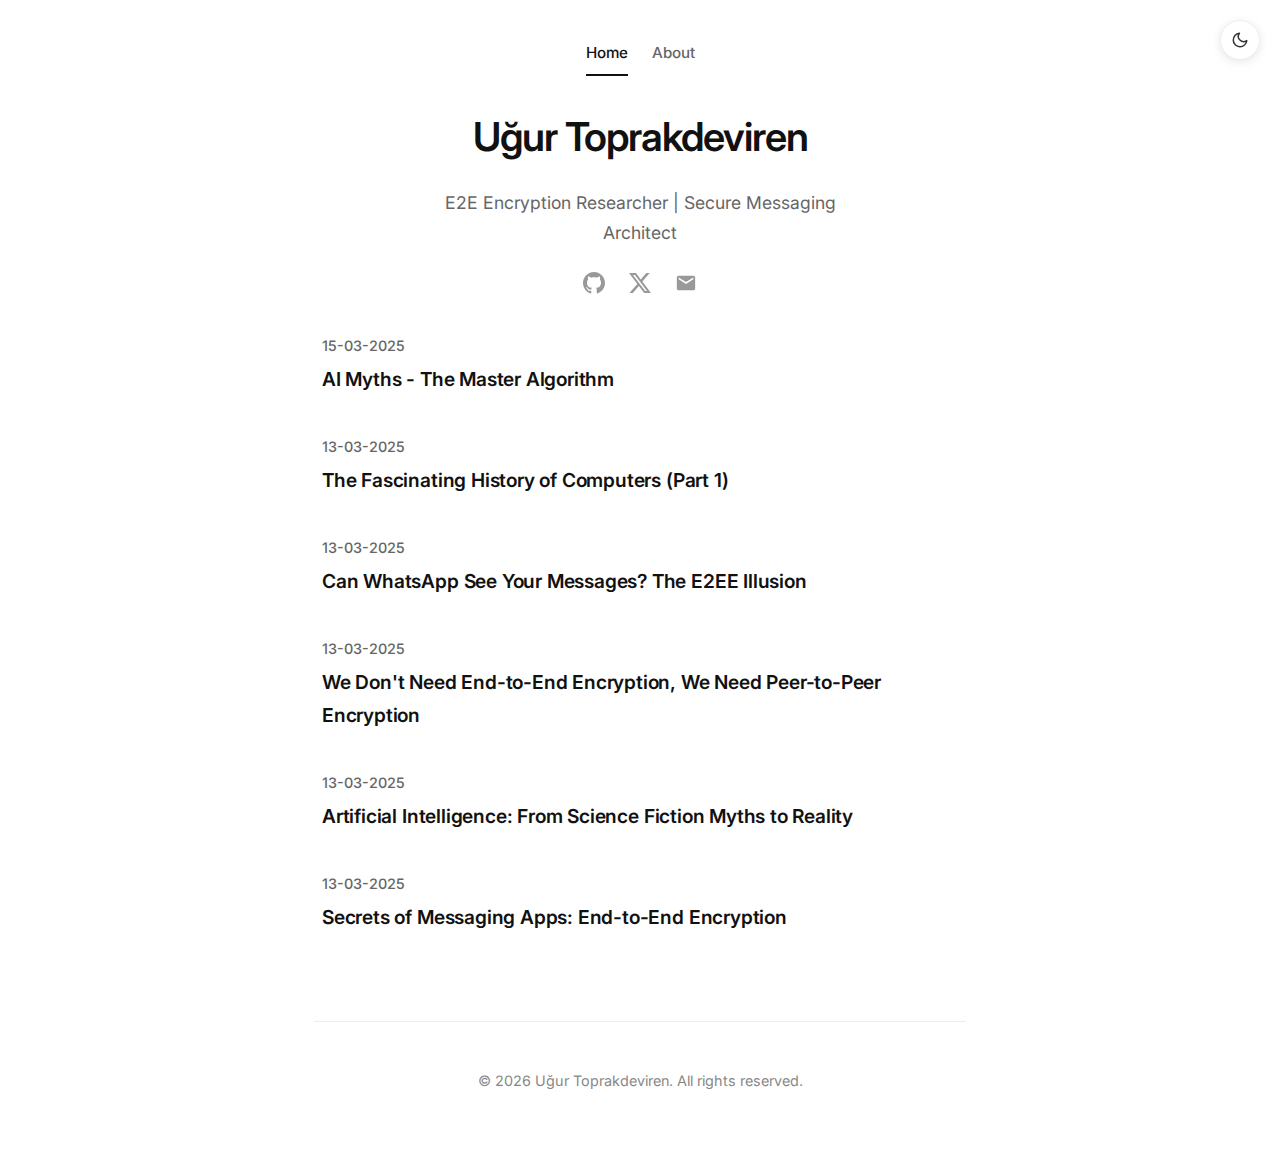
<file: index.html>
<!DOCTYPE html>
<html lang="en">

<head>
    <meta charset="UTF-8">
    <meta name="viewport" content="width=device-width, initial-scale=1.0">
    <title>Uğur Toprakdeviren</title>
    <meta name="description"
        content="Uğur Toprakdeviren - E2E Encryption Researcher & Secure Messaging Architect. Applied cryptography, designing E2E encrypted protocols, and the future of secure messaging.">
    <meta name="keywords"
        content="cryptography, end-to-end encryption, secure messaging, E2E protocols, LibMessageKit, double ratchet algorithm">
    <meta name="author" content="Uğur Toprakdeviren">

    <meta property="og:title" content="Uğur Toprakdeviren | E2E Encryption Researcher">
    <meta property="og:description"
        content="Applied cryptography, designing E2E encrypted protocols, and the future of secure messaging.">
    <meta property="og:type" content="website">
    <meta property="og:url" content="https://toprakdeviren.github.io/">
    <meta property="og:image" content="https://toprakdeviren.github.io/assets/images/profile.jpg">

    <meta name="twitter:card" content="summary_large_image">
    <meta name="twitter:site" content="@toprakdevos">
    <meta name="twitter:title" content="Uğur Toprakdeviren | Secure Messaging Architect">
    <meta name="twitter:description"
        content="Applied cryptography, designing E2E encrypted protocols, and the future of secure messaging.">
    <meta name="twitter:image" content="https://toprakdeviren.github.io/assets/images/profile.jpg">

    <link rel="canonical" href="https://toprakdeviren.github.io/">

    <link rel="preconnect" href="https://fonts.googleapis.com">
    <link rel="preconnect" href="https://fonts.gstatic.com" crossorigin>
    <link href="https://fonts.googleapis.com/css2?family=Inter:wght@300;400;500;600;700&display=swap" rel="stylesheet">
    <link rel="stylesheet" href="assets/css/style.css">
</head>

<body>
    <div class="container">
        <site-navbar></site-navbar>
        <site-header></site-header>

        <main>
            <ul class="posts">
                <li class="post-item">
                    <a href="posts/ai-myths-the-master-algorithm.html" class="post-link">
                        <span class="post-date">15-03-2025</span>
                        <span class="post-title">AI Myths - The Master Algorithm</span>
                    </a>
                </li>
                <li class="post-item">
                    <a href="posts/history-of-computers-part-1.html" class="post-link">
                        <span class="post-date">13-03-2025</span>
                        <span class="post-title">The Fascinating History of Computers (Part 1)</span>
                    </a>
                </li>
                <li class="post-item">
                    <a href="posts/can-whatsapp-see-your-messages-the-e2ee-illusion.html" class="post-link">
                        <span class="post-date">13-03-2025</span>
                        <span class="post-title">Can WhatsApp See Your Messages? The E2EE Illusion</span>
                    </a>
                </li>
                <li class="post-item">
                    <a href="posts/we-dont-need-end-to-end-encryption-we-need-peer-to-peer-encryption.html"
                        class="post-link">
                        <span class="post-date">13-03-2025</span>
                        <span class="post-title">We Don't Need End-to-End Encryption, We Need Peer-to-Peer
                            Encryption</span>
                    </a>
                </li>
                <li class="post-item">
                    <a href="posts/artificial-intelligence-from-science-fiction-myths-to-reality.html"
                        class="post-link">
                        <span class="post-date">13-03-2025</span>
                        <span class="post-title">Artificial Intelligence: From Science Fiction Myths to Reality</span>
                    </a>
                </li>
                <li class="post-item">
                    <a href="posts/secrets-of-messaging-apps-end-to-end-encryption.html" class="post-link">
                        <span class="post-date">13-03-2025</span>
                        <span class="post-title">Secrets of Messaging Apps: End-to-End Encryption</span>
                    </a>
                </li>
            </ul>
        </main>

        <site-footer></site-footer>
    </div>


    <div class="theme-toggle">
        <button id="theme-toggle" aria-label="Toggle dark mode">
            <svg class="sun-icon" xmlns="http://www.w3.org/2000/svg" width="20" height="20" viewBox="0 0 24 24"
                fill="none" stroke="currentColor" stroke-width="2" stroke-linecap="round" stroke-linejoin="round">
                <circle cx="12" cy="12" r="5"></circle>
                <line x1="12" y1="1" x2="12" y2="3"></line>
                <line x1="12" y1="21" x2="12" y2="23"></line>
                <line x1="4.22" y1="4.22" x2="5.64" y2="5.64"></line>
                <line x1="18.36" y1="18.36" x2="19.78" y2="19.78"></line>
                <line x1="1" y1="12" x2="3" y2="12"></line>
                <line x1="21" y1="12" x2="23" y2="12"></line>
                <line x1="4.22" y1="19.78" x2="5.64" y2="18.36"></line>
                <line x1="18.36" y1="5.64" x2="19.78" y2="4.22"></line>
            </svg>
            <svg class="moon-icon" xmlns="http://www.w3.org/2000/svg" width="18" height="18" viewBox="0 0 24 24"
                fill="none" stroke="currentColor" stroke-width="2" stroke-linecap="round" stroke-linejoin="round">
                <path d="M21 12.79A9 9 0 1 1 11.21 3 7 7 0 0 0 21 12.79z"></path>
            </svg>
        </button>
    </div>

    <script src="assets/js/main.js"></script>
</body>

</html>
</file>
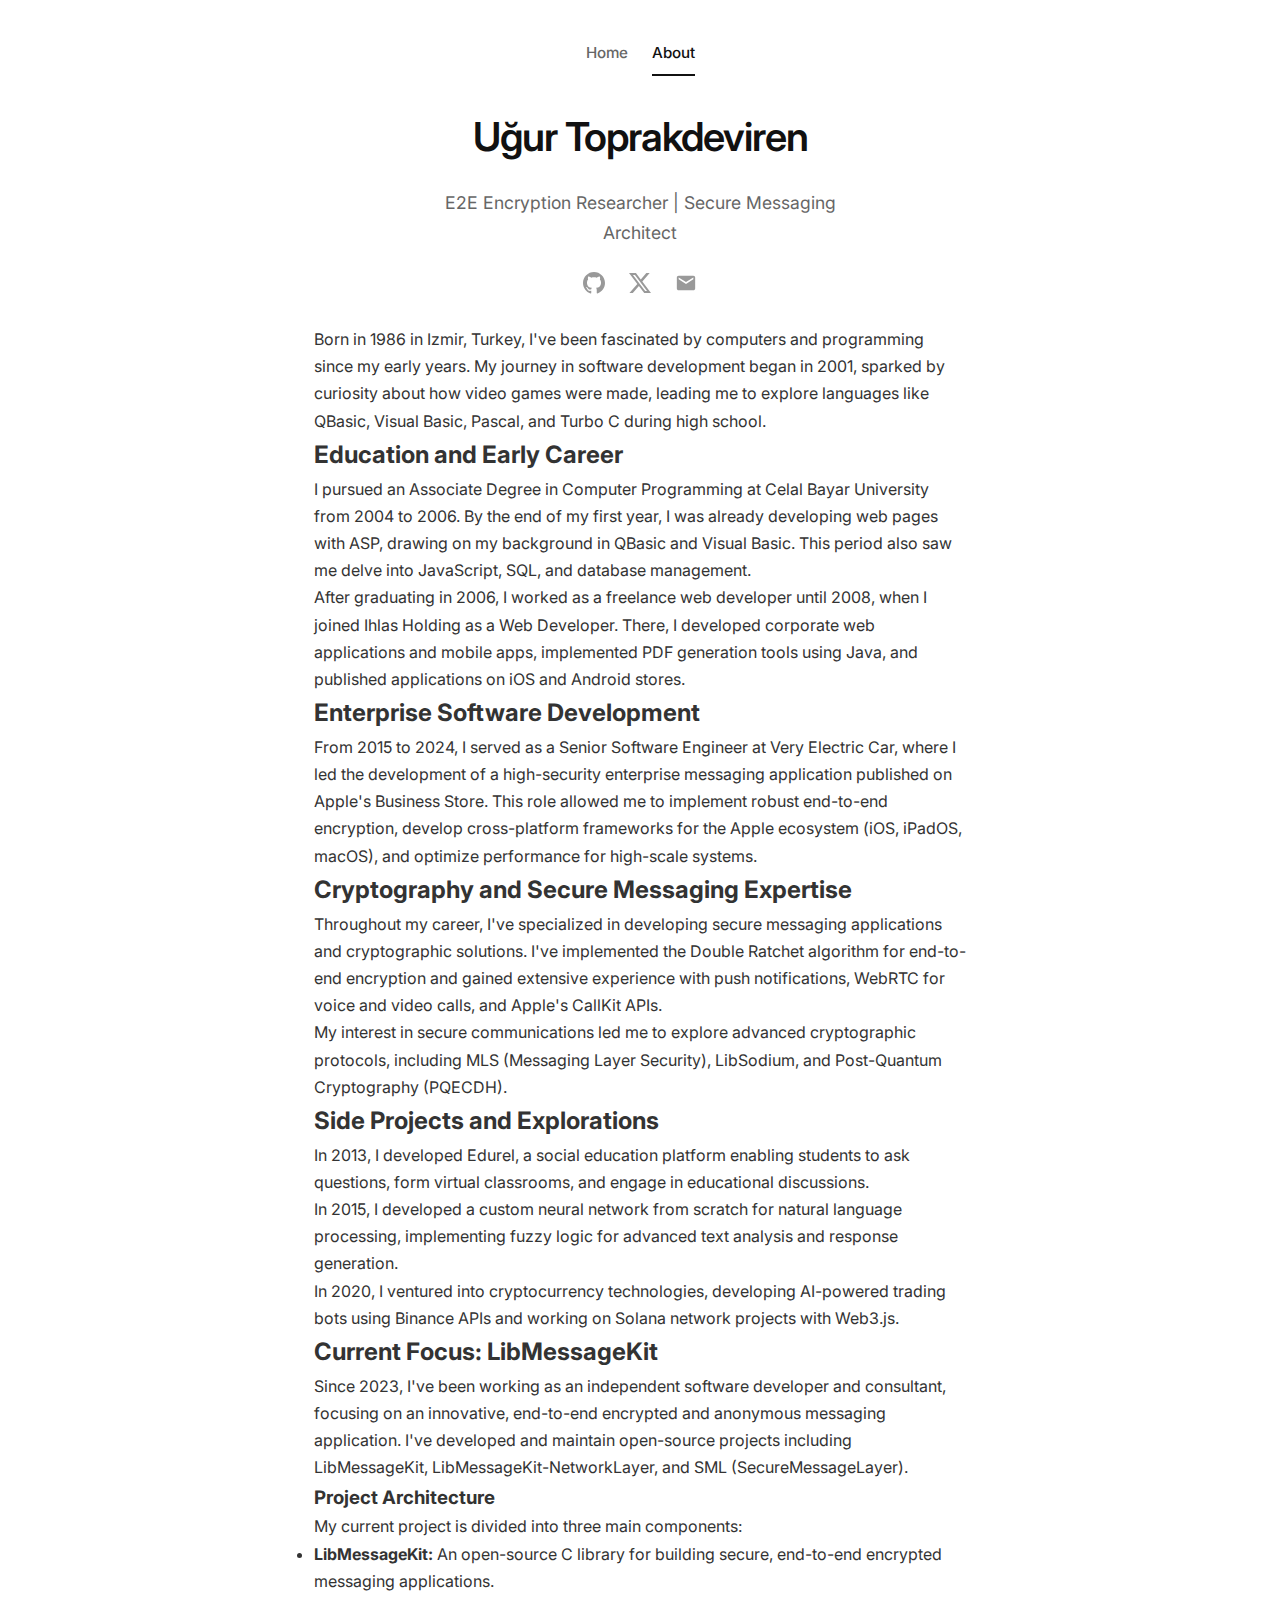
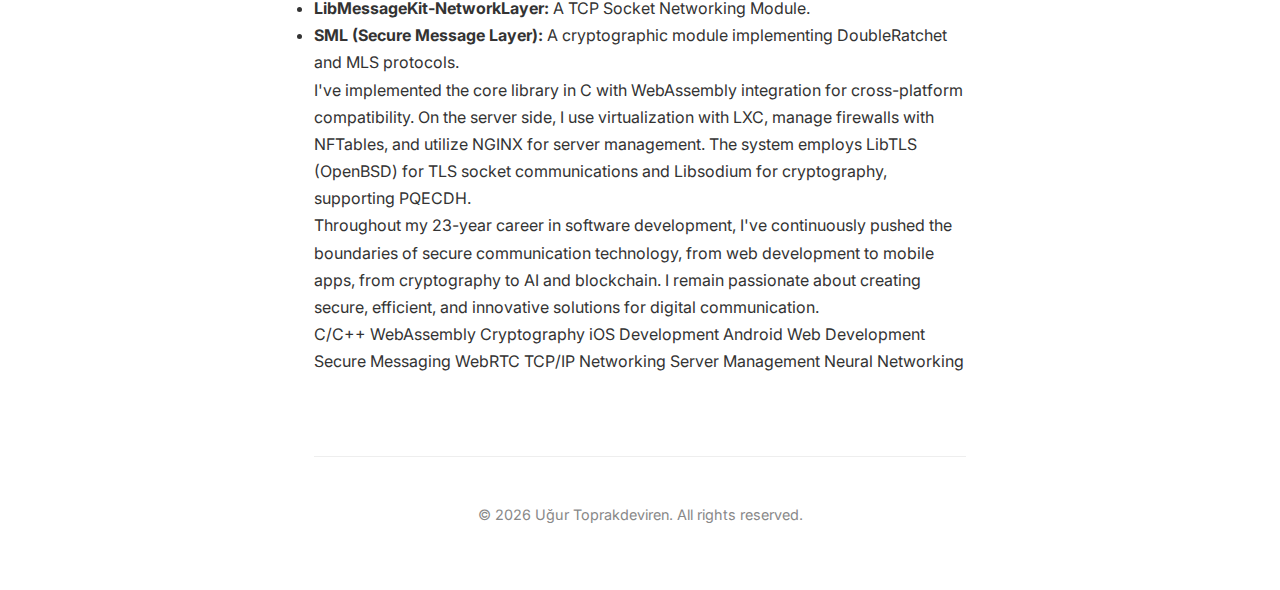
<file: about.html>
<!DOCTYPE html>
<html lang="en">

<head>
    <meta charset="UTF-8">
    <meta name="viewport" content="width=device-width, initial-scale=1.0">
    <title>About Uğur Toprakdeviren | E2E Encryption Researcher</title>
    
    <meta name="description" content="Uğur Toprakdeviren is a seasoned software engineer with 23 years of experience, specializing in cryptography, secure messaging, and E2E encrypted protocols.">
    <meta name="keywords" content="Uğur Toprakdeviren, cryptography, end-to-end encryption, secure messaging, LibMessageKit, software engineer">
    
    <meta property="og:title" content="About Uğur Toprakdeviren | E2E Encryption Expert">
    <meta property="og:description" content="Learn about Uğur Toprakdeviren's 23-year journey in software development, focusing on cryptography and secure messaging.">
    <meta property="og:type" content="profile">
    <meta property="og:url" content="https://toprakdeviren.github.io/about.html">
    <meta property="og:image" content="https://toprakdeviren.github.io/assets/images/profile.jpg">

    <link rel="preconnect" href="https://fonts.googleapis.com">
    <link rel="preconnect" href="https://fonts.gstatic.com" crossorigin>
    <link href="https://fonts.googleapis.com/css2?family=Inter:wght@300;400;500;600;700&display=swap" rel="stylesheet">
    <link rel="stylesheet" href="assets/css/style.css">
    <script src="assets/js/main.js"></script>
</head>

<body>
    <div class="container">
        <site-navbar></site-navbar>
        <site-header></site-header>

        <main class="about-content">
            <p>Born in 1986 in Izmir, Turkey, I've been fascinated by computers and programming since my early years. My
                journey in software development began in 2001, sparked by curiosity about how video games were made,
                leading me to explore languages like QBasic, Visual Basic, Pascal, and Turbo C during high school.</p>

            <h2>Education and Early Career</h2>
            <p>I pursued an Associate Degree in Computer Programming at Celal Bayar University from 2004 to 2006. By the
                end of my first year, I was already developing web pages with ASP, drawing on my background in QBasic
                and Visual Basic. This period also saw me delve into JavaScript, SQL, and database management.</p>

            <p>After graduating in 2006, I worked as a freelance web developer until 2008, when I joined Ihlas Holding
                as a Web Developer. There, I developed corporate web applications and mobile apps, implemented PDF
                generation tools using Java, and published applications on iOS and Android stores.</p>

            <h2>Enterprise Software Development</h2>
            <p>From 2015 to 2024, I served as a Senior Software Engineer at Very Electric Car, where I led the
                development of a high-security enterprise messaging application published on Apple's Business Store.
                This role allowed me to implement robust end-to-end encryption, develop cross-platform frameworks for
                the Apple ecosystem (iOS, iPadOS, macOS), and optimize performance for high-scale systems.</p>

            <h2>Cryptography and Secure Messaging Expertise</h2>
            <p>Throughout my career, I've specialized in developing secure messaging applications and cryptographic
                solutions. I've implemented the Double Ratchet algorithm for end-to-end encryption and gained extensive
                experience with push notifications, WebRTC for voice and video calls, and Apple's CallKit APIs.</p>

            <p>My interest in secure communications led me to explore advanced cryptographic protocols, including MLS
                (Messaging Layer Security), LibSodium, and Post-Quantum Cryptography (PQECDH).</p>

            <h2>Side Projects and Explorations</h2>
            <p>In 2013, I developed <span class="project-name">Edurel</span>, a social education platform enabling
                students to ask questions, form virtual classrooms, and engage in educational discussions.</p>

            <p>In 2015, I developed a custom neural network from scratch for natural language processing, implementing
                fuzzy logic for advanced text analysis and response generation.</p>

            <p>In 2020, I ventured into cryptocurrency technologies, developing AI-powered trading bots using Binance
                APIs and working on Solana network projects with Web3.js.</p>

            <h2>Current Focus: LibMessageKit</h2>
            <p>Since 2023, I've been working as an independent software developer and consultant, focusing on an
                innovative, end-to-end encrypted and anonymous messaging application. I've developed and maintain
                open-source projects including LibMessageKit, LibMessageKit-NetworkLayer, and SML (SecureMessageLayer).
            </p>

            <div class="highlight">
                <h3>Project Architecture</h3>
                <p>My current project is divided into three main components:</p>
                <ul>
                    <li><strong>LibMessageKit:</strong> An open-source C library for building secure, end-to-end
                        encrypted messaging applications.</li>
                    <li><strong>LibMessageKit-NetworkLayer:</strong> A TCP Socket Networking Module.</li>
                    <li><strong>SML (Secure Message Layer):</strong> A cryptographic module implementing DoubleRatchet
                        and MLS protocols.</li>
                </ul>
                <p>I've implemented the core library in C with WebAssembly integration for cross-platform compatibility.
                    On the server side, I use virtualization with LXC, manage firewalls with NFTables, and utilize NGINX
                    for server management. The system employs LibTLS (OpenBSD) for TLS socket communications and
                    Libsodium for cryptography, supporting PQECDH.</p>
            </div>

            <p>Throughout my 23-year career in software development, I've continuously pushed the boundaries of secure
                communication technology, from web development to mobile apps, from cryptography to AI and blockchain. I
                remain passionate about creating secure, efficient, and innovative solutions for digital communication.
            </p>

            <div class="skill-tags">
                <span class="skill-tag">C/C++</span>
                <span class="skill-tag">WebAssembly</span>
                <span class="skill-tag">Cryptography</span>
                <span class="skill-tag">iOS Development</span>
                <span class="skill-tag">Android</span>
                <span class="skill-tag">Web Development</span>
                <span class="skill-tag">Secure Messaging</span>
                <span class="skill-tag">WebRTC</span>
                <span class="skill-tag">TCP/IP Networking</span>
                <span class="skill-tag">Server Management</span>
                <span class="skill-tag">Neural Networking</span>
            </div>
        </main>

        <site-footer></site-footer>
    </div>
</body>

</html>
</file>
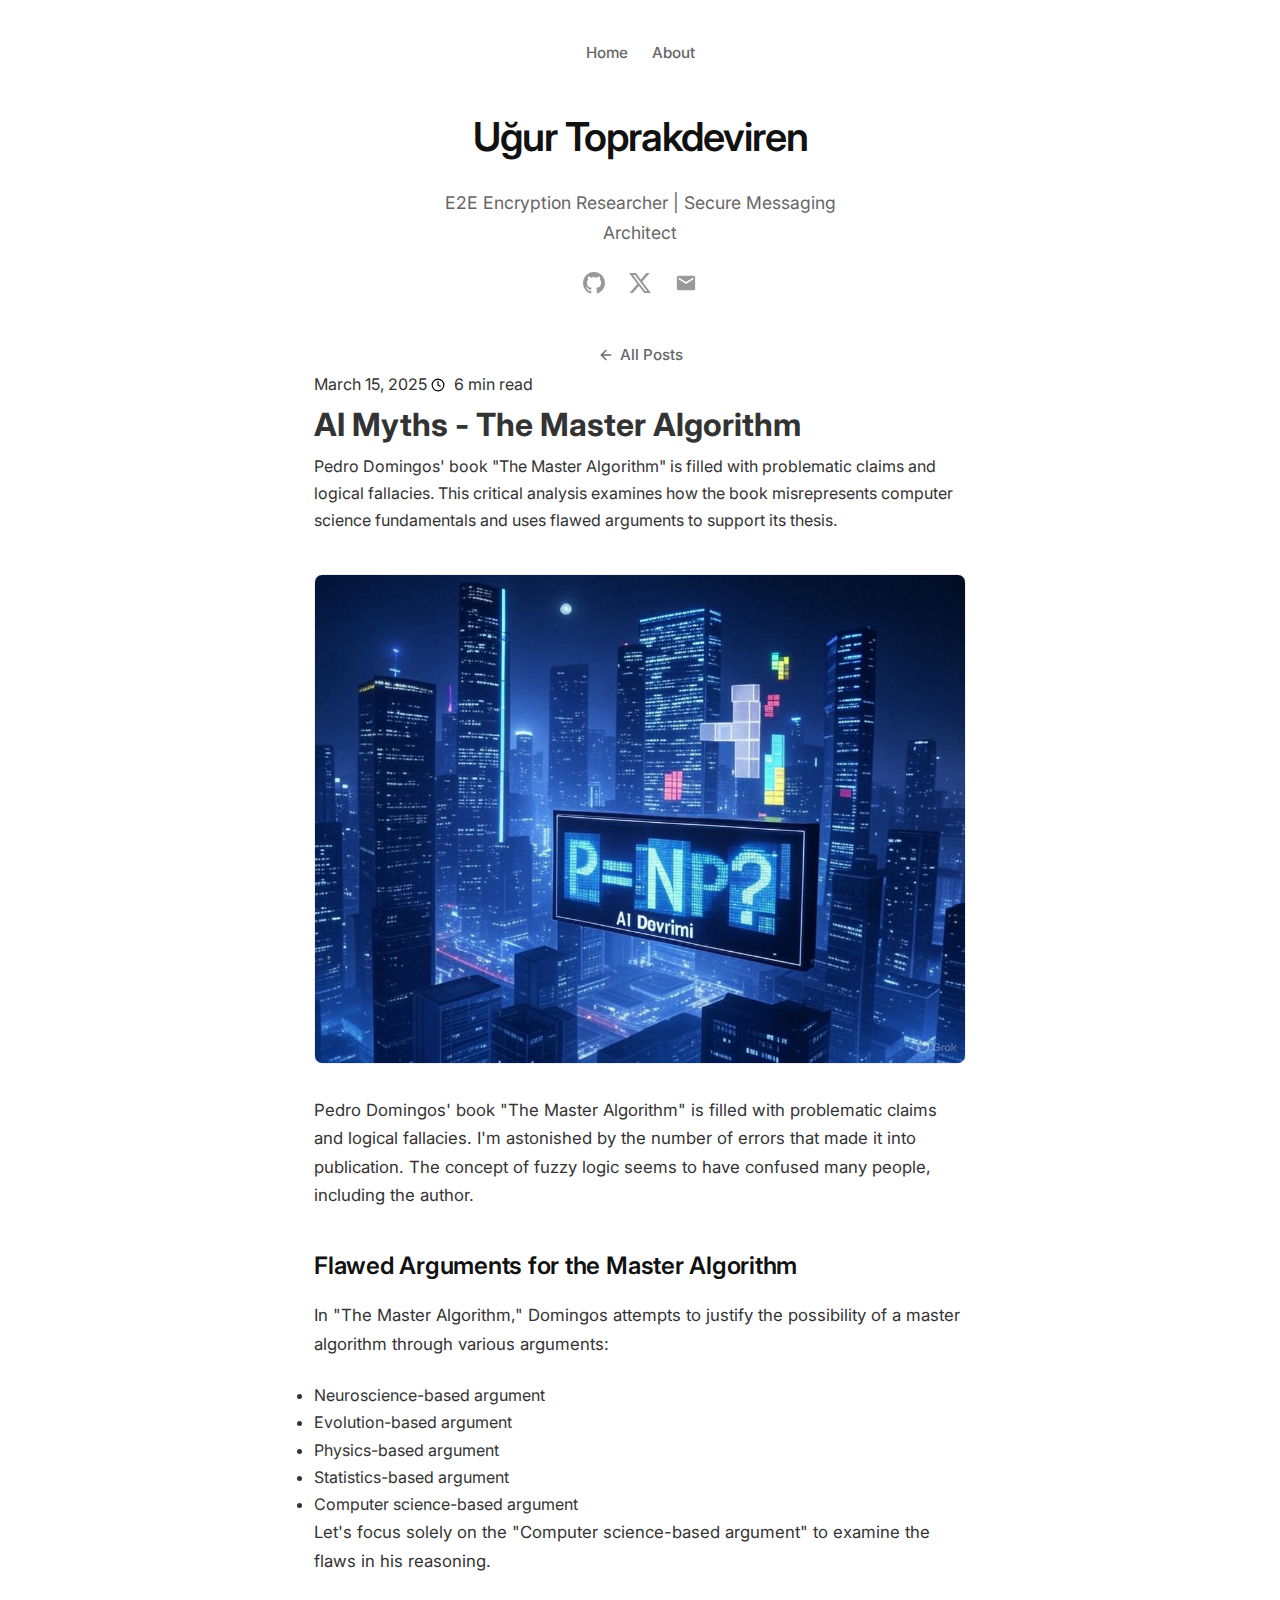
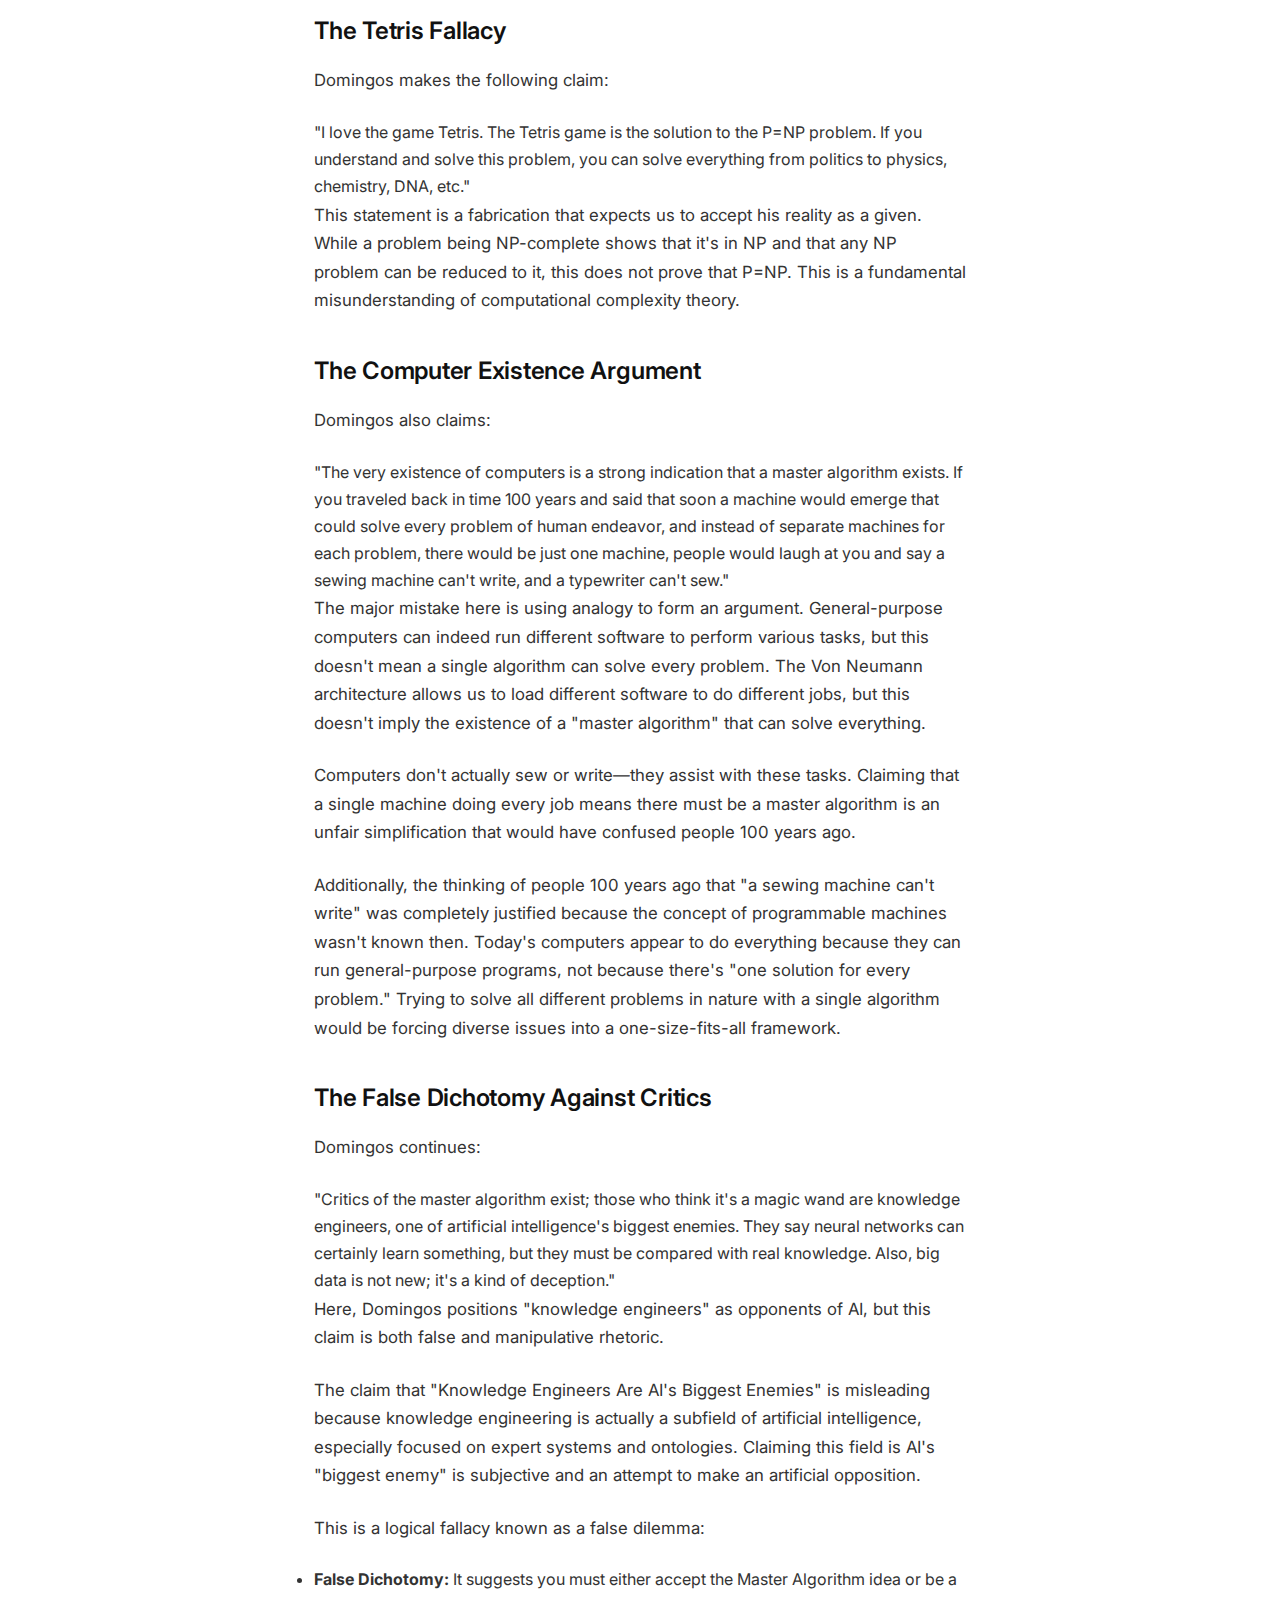
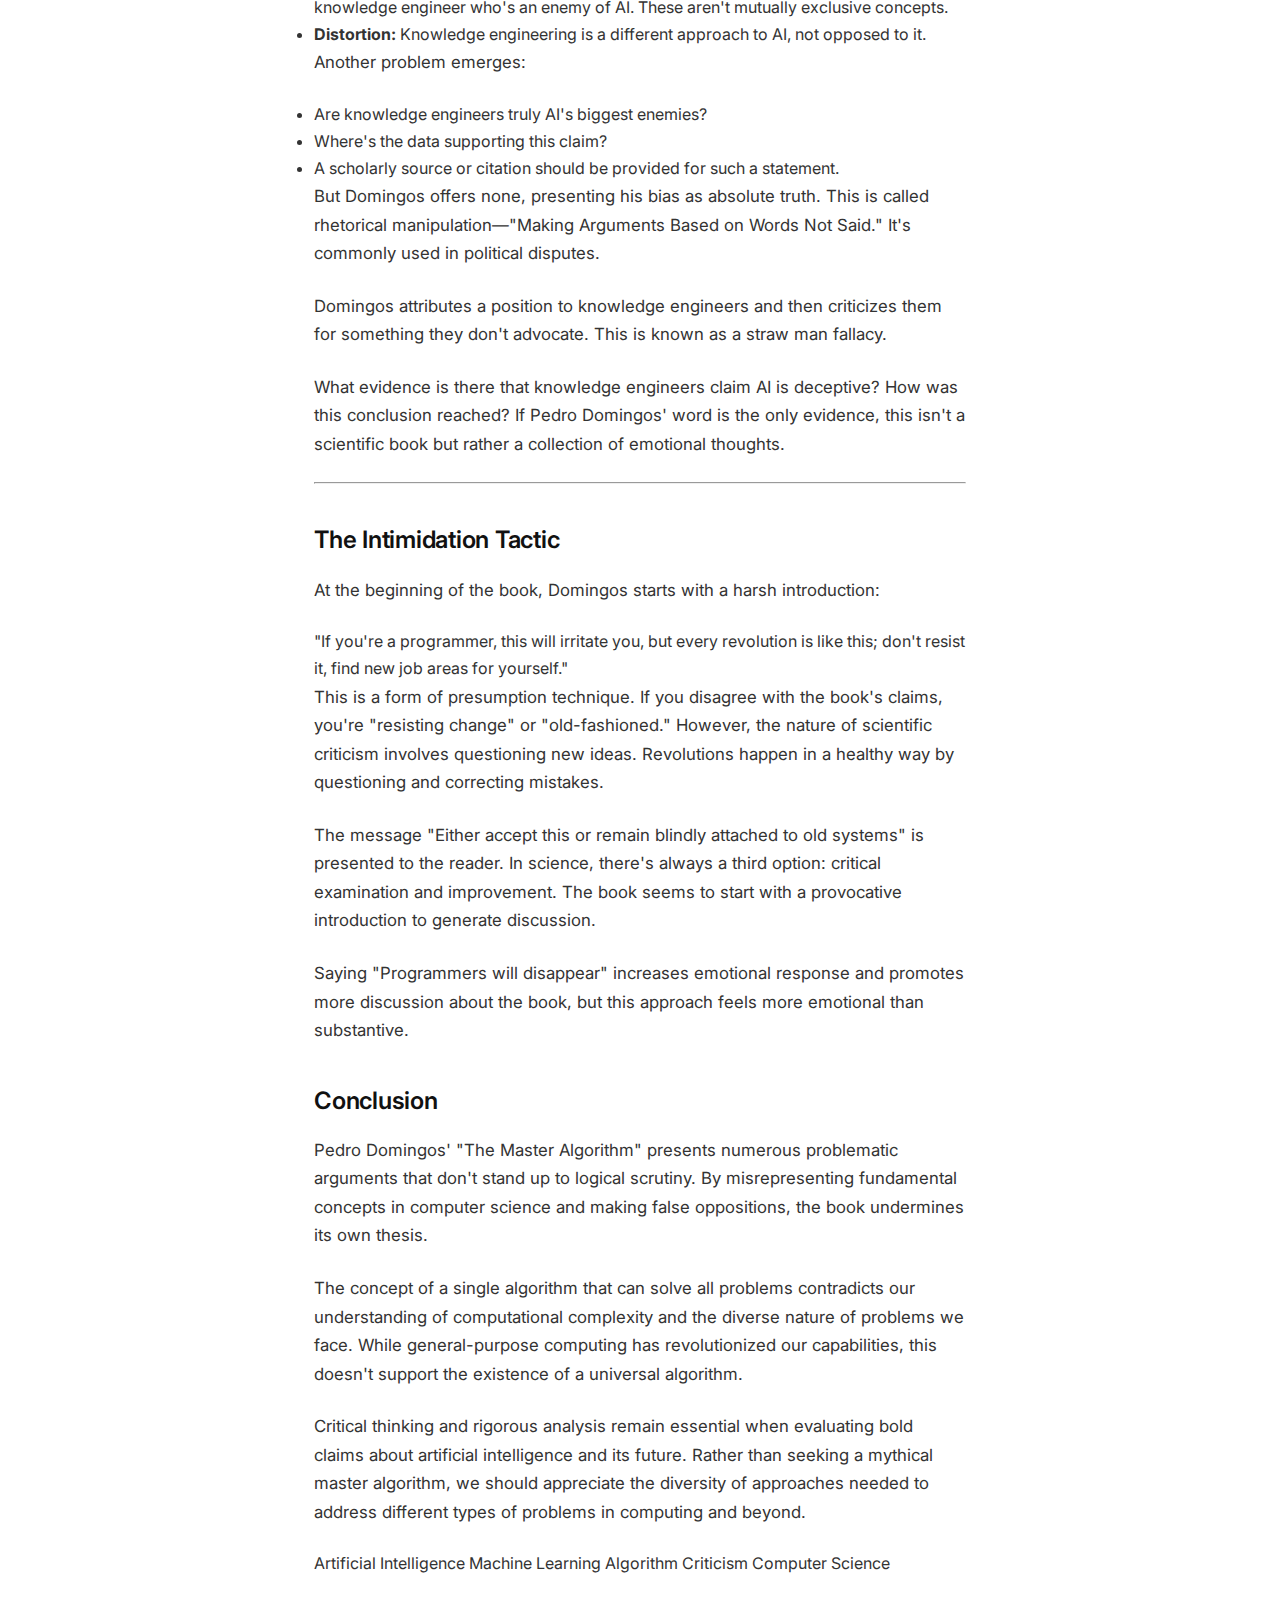
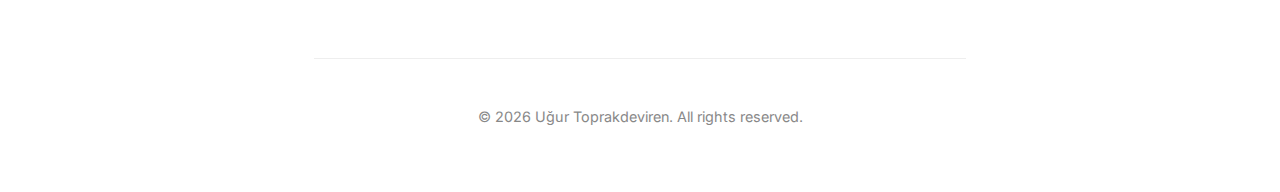
<file: posts/ai-myths-the-master-algorithm.html>
<!DOCTYPE html>
<html lang="en">
<head>
    <meta charset="UTF-8">
    <meta name="viewport" content="width=device-width, initial-scale=1.0">
    <title>AI Myths - The Master Algorithm | Uğur Toprakdeviren</title>
    
    <!-- Meta Descriptions -->
    <meta name="description" content="A critical analysis of Pedro Domingos' The Master Algorithm and its problematic claims about the future of AI and machine learning.">
    <meta name="keywords" content="Master Algorithm, Pedro Domingos, AI myths, machine learning, artificial intelligence, fuzzy logic, NP-complete">
    <meta name="author" content="Uğur Toprakdeviren">
    
    <!-- Open Graph Meta Tags -->
    <meta property="og:title" content="AI Myths - The Master Algorithm">
    <meta property="og:description" content="A critical analysis of Pedro Domingos' The Master Algorithm and its problematic claims about the future of AI and machine learning.">
    <meta property="og:type" content="article">
    <meta property="og:url" content="https://toprakdeviren.github.io/posts/ai-myths-the-master-algorithm.html">
    <meta property="og:image" content="https://toprakdeviren.github.io/assets/images/posts/master-algorithm-myths.jpg">
    <meta property="article:published_time" content="2025-03-15T10:00:00+00:00">
    <meta property="article:author" content="Uğur Toprakdeviren">
    <meta property="article:section" content="Technology">
    <meta property="article:tag" content="artificial intelligence">
    <meta property="article:tag" content="machine learning">
    <meta property="article:tag" content="technology criticism">
    
    <!-- Twitter Card Meta Tags -->
    <meta name="twitter:card" content="summary_large_image">
    <meta name="twitter:site" content="@toprakdevos">
    <meta name="twitter:title" content="AI Myths - The Master Algorithm">
    <meta name="twitter:description" content="A critical analysis of Pedro Domingos' The Master Algorithm and its problematic claims about the future of AI and machine learning.">
    <meta name="twitter:image" content="https://toprakdeviren.github.io/assets/images/posts/master-algorithm-myths.jpg">
    
    <!-- Canonical URL -->
    <link rel="canonical" href="https://toprakdeviren.github.io/posts/ai-myths-the-master-algorithm.html">
    
    <link rel="preconnect" href="https://fonts.googleapis.com">
    <link rel="preconnect" href="https://fonts.gstatic.com" crossorigin>
    <link href="https://fonts.googleapis.com/css2?family=Inter:wght@300;400;500;600;700&display=swap" rel="stylesheet">
    <link rel="stylesheet" href="../assets/css/style.css">
    <script src="../assets/js/main.js"></script>
</head>

<body>
    <div class="container">
        <site-navbar></site-navbar>
        <site-header></site-header>

        <article>
            <div class="article-header">
                <div class="article-meta">
                    <span class="article-date">March 15, 2025</span>
                    <span class="reading-time">
                        <img src="../assets/icons/clock.svg" alt="Reading time" class="icon-clock" style="width: 14px; height: 14px; margin-right: 5px; vertical-align: -2px;">
                        6 min read
                    </span>
                </div>
                <h1 class="article-title">AI Myths - The Master Algorithm</h1>
                <p class="article-subtitle">Pedro Domingos' book "The Master Algorithm" is filled with problematic claims and logical fallacies. This critical analysis examines how the book misrepresents computer science fundamentals and uses flawed arguments to support its thesis.</p>
            </div>
            
            <img src="../assets/images/posts/master-algorithm-myths.jpg" alt="AI and Master Algorithm Concept" class="featured-image">
            
            <div class="article-content">
                <p>Pedro Domingos' book "The Master Algorithm" is filled with problematic claims and logical fallacies. I'm astonished by the number of errors that made it into publication. The concept of fuzzy logic seems to have confused many people, including the author.</p>
                
                <h2>Flawed Arguments for the Master Algorithm</h2>
                
                <p>In "The Master Algorithm," Domingos attempts to justify the possibility of a master algorithm through various arguments:</p>
                
                <ul>
                    <li>Neuroscience-based argument</li>
                    <li>Evolution-based argument</li>
                    <li>Physics-based argument</li>
                    <li>Statistics-based argument</li>
                    <li>Computer science-based argument</li>
                </ul>
                
                <p>Let's focus solely on the "Computer science-based argument" to examine the flaws in his reasoning.</p>
                
                <h2>The Tetris Fallacy</h2>
                
                <p>Domingos makes the following claim:</p>
                
                <blockquote>
                    "I love the game Tetris. The Tetris game is the solution to the P=NP problem. If you understand and solve this problem, you can solve everything from politics to physics, chemistry, DNA, etc."
                </blockquote>
                
                <p>This statement is a fabrication that expects us to accept his reality as a given. While a problem being NP-complete shows that it's in NP and that any NP problem can be reduced to it, this does not prove that P=NP. This is a fundamental misunderstanding of computational complexity theory.</p>
                
                <h2>The Computer Existence Argument</h2>
                
                <p>Domingos also claims:</p>
                
                <blockquote>
                    "The very existence of computers is a strong indication that a master algorithm exists. If you traveled back in time 100 years and said that soon a machine would emerge that could solve every problem of human endeavor, and instead of separate machines for each problem, there would be just one machine, people would laugh at you and say a sewing machine can't write, and a typewriter can't sew."
                </blockquote>
                
                <p>The major mistake here is using analogy to form an argument. General-purpose computers can indeed run different software to perform various tasks, but this doesn't mean a single algorithm can solve every problem. The Von Neumann architecture allows us to load different software to do different jobs, but this doesn't imply the existence of a "master algorithm" that can solve everything.</p>
                
                <p>Computers don't actually sew or write—they assist with these tasks. Claiming that a single machine doing every job means there must be a master algorithm is an unfair simplification that would have confused people 100 years ago.</p>
                
                <p>Additionally, the thinking of people 100 years ago that "a sewing machine can't write" was completely justified because the concept of programmable machines wasn't known then. Today's computers appear to do everything because they can run general-purpose programs, not because there's "one solution for every problem." Trying to solve all different problems in nature with a single algorithm would be forcing diverse issues into a one-size-fits-all framework.</p>
                
                <h2>The False Dichotomy Against Critics</h2>
                
                <p>Domingos continues:</p>
                
                <blockquote>
                    "Critics of the master algorithm exist; those who think it's a magic wand are knowledge engineers, one of artificial intelligence's biggest enemies. They say neural networks can certainly learn something, but they must be compared with real knowledge. Also, big data is not new; it's a kind of deception."
                </blockquote>
                
                <p>Here, Domingos positions "knowledge engineers" as opponents of AI, but this claim is both false and manipulative rhetoric.</p>
                
                <p>The claim that "Knowledge Engineers Are AI's Biggest Enemies" is misleading because knowledge engineering is actually a subfield of artificial intelligence, especially focused on expert systems and ontologies. Claiming this field is AI's "biggest enemy" is subjective and an attempt to make an artificial opposition.</p>
                
                <p>This is a logical fallacy known as a false dilemma:</p>
                
                <ul>
                    <li><strong>False Dichotomy:</strong> It suggests you must either accept the Master Algorithm idea or be a knowledge engineer who's an enemy of AI. These aren't mutually exclusive concepts.</li>
                    <li><strong>Distortion:</strong> Knowledge engineering is a different approach to AI, not opposed to it.</li>
                </ul>
                
                <p>Another problem emerges:</p>
                
                <ul>
                    <li>Are knowledge engineers truly AI's biggest enemies?</li>
                    <li>Where's the data supporting this claim?</li>
                    <li>A scholarly source or citation should be provided for such a statement.</li>
                </ul>
                
                <p>But Domingos offers none, presenting his bias as absolute truth. This is called rhetorical manipulation—"Making Arguments Based on Words Not Said." It's commonly used in political disputes.</p>
                
                <p>Domingos attributes a position to knowledge engineers and then criticizes them for something they don't advocate. This is known as a straw man fallacy.</p>
                
                <p>What evidence is there that knowledge engineers claim AI is deceptive? How was this conclusion reached? If Pedro Domingos' word is the only evidence, this isn't a scientific book but rather a collection of emotional thoughts.</p>
                
                <div class="section-divider">
                    <hr>
                </div>
                
                <h2>The Intimidation Tactic</h2>
                
                <p>At the beginning of the book, Domingos starts with a harsh introduction:</p>
                
                <blockquote>
                    "If you're a programmer, this will irritate you, but every revolution is like this; don't resist it, find new job areas for yourself."
                </blockquote>
                
                <p>This is a form of presumption technique. If you disagree with the book's claims, you're "resisting change" or "old-fashioned." However, the nature of scientific criticism involves questioning new ideas. Revolutions happen in a healthy way by questioning and correcting mistakes.</p>
                
                <p>The message "Either accept this or remain blindly attached to old systems" is presented to the reader. In science, there's always a third option: critical examination and improvement. The book seems to start with a provocative introduction to generate discussion.</p>
                
                <p>Saying "Programmers will disappear" increases emotional response and promotes more discussion about the book, but this approach feels more emotional than substantive.</p>
                
                <h2>Conclusion</h2>
                
                <p>Pedro Domingos' "The Master Algorithm" presents numerous problematic arguments that don't stand up to logical scrutiny. By misrepresenting fundamental concepts in computer science and making false oppositions, the book undermines its own thesis.</p>
                
                <p>The concept of a single algorithm that can solve all problems contradicts our understanding of computational complexity and the diverse nature of problems we face. While general-purpose computing has revolutionized our capabilities, this doesn't support the existence of a universal algorithm.</p>
                
                <p>Critical thinking and rigorous analysis remain essential when evaluating bold claims about artificial intelligence and its future. Rather than seeking a mythical master algorithm, we should appreciate the diversity of approaches needed to address different types of problems in computing and beyond.</p>
                
                <div class="skill-tags">
                    <span class="skill-tag">Artificial Intelligence</span>
                    <span class="skill-tag">Machine Learning</span>
                    <span class="skill-tag">Algorithm Criticism</span>
                    <span class="skill-tag">Computer Science</span>
                </div>
            </div>
        </article>

        <site-footer></site-footer>
    </div>
</body>
</html>
</file>
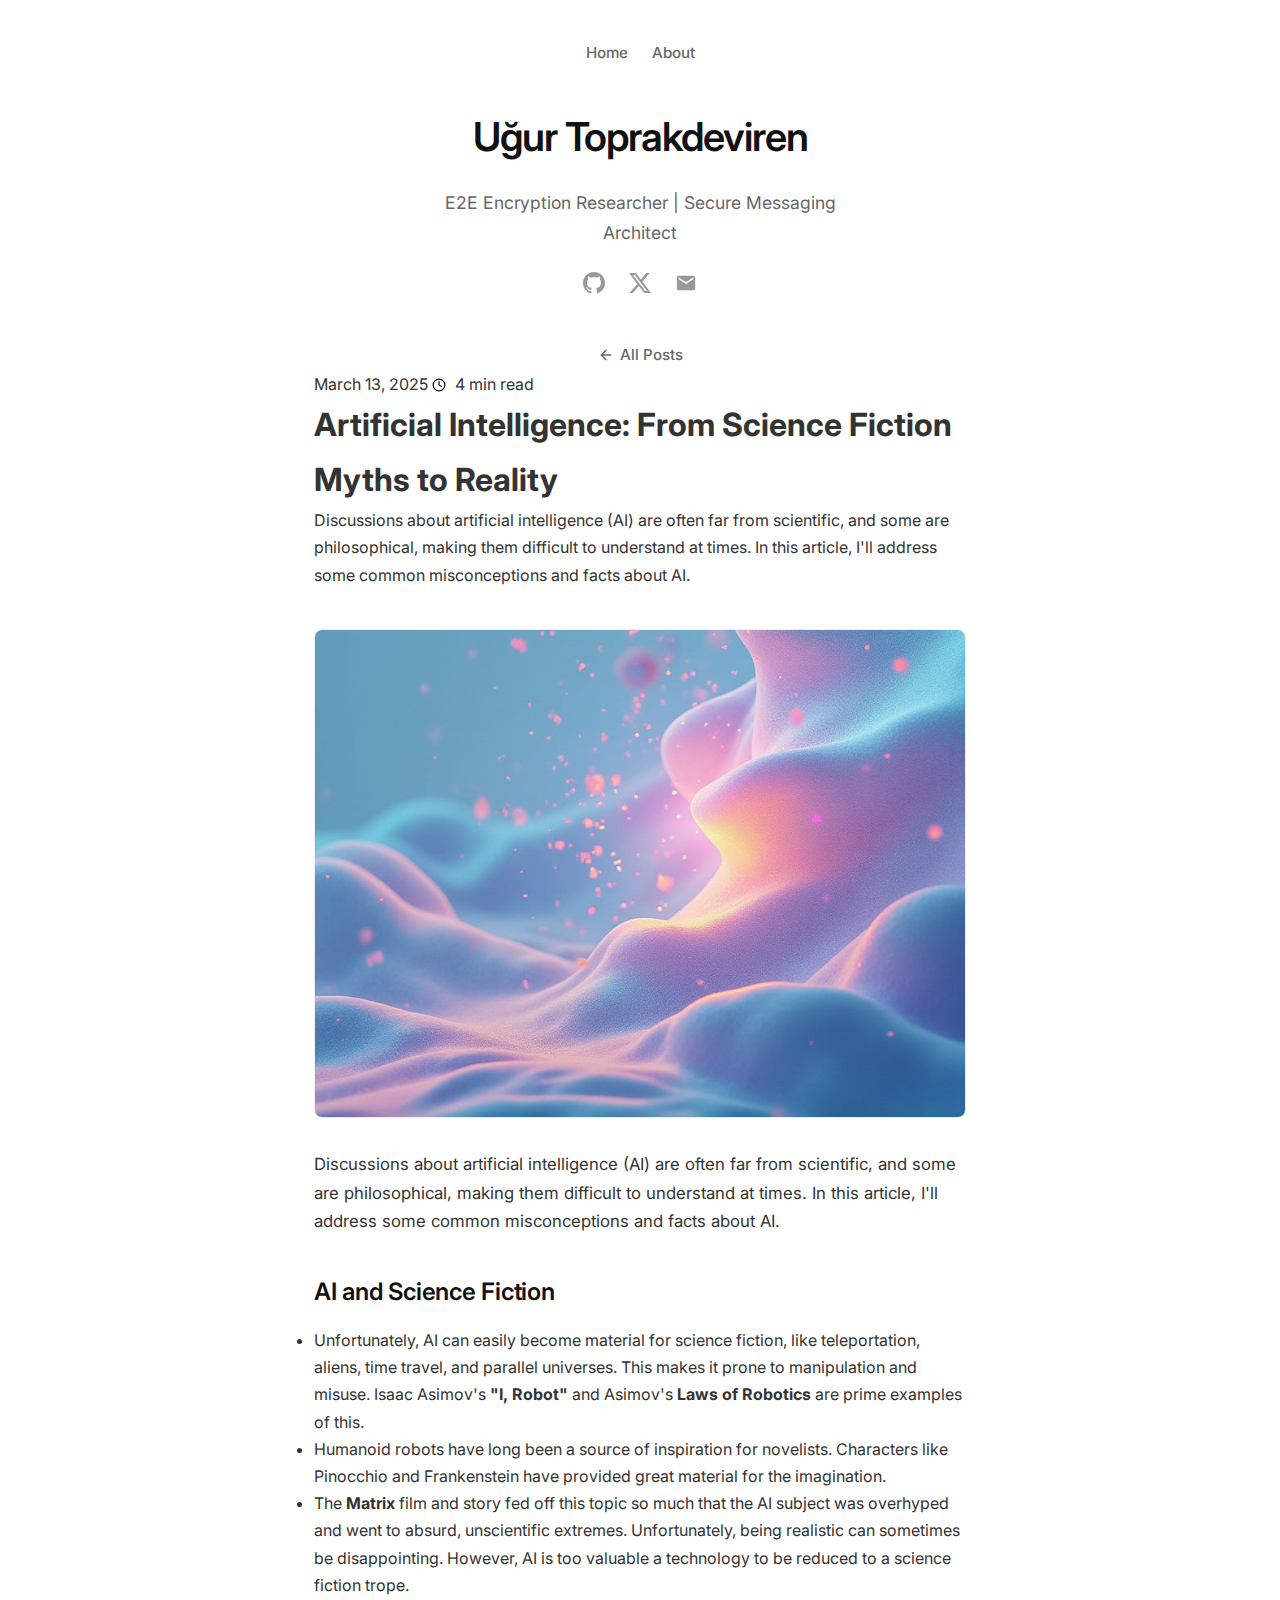
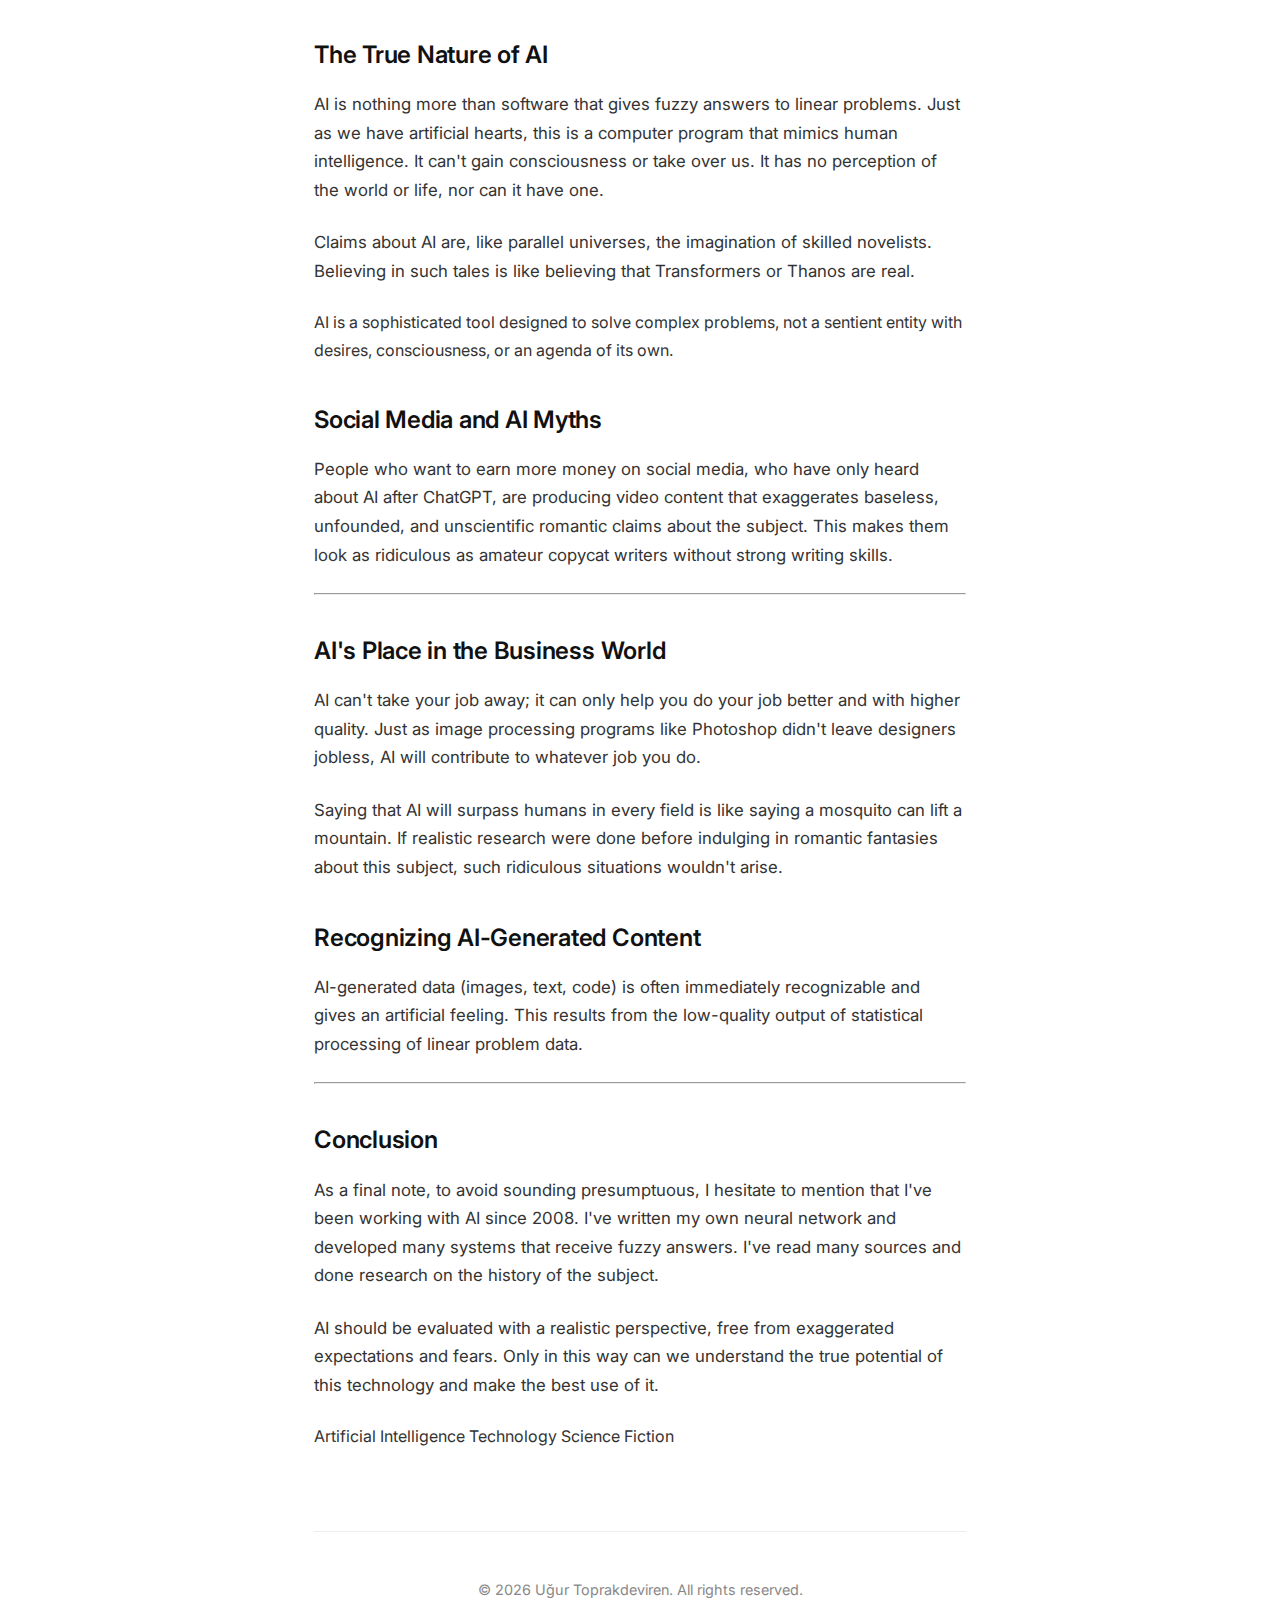
<file: posts/artificial-intelligence-from-science-fiction-myths-to-reality.html>
<!DOCTYPE html>
<html lang="en">
<head>
    <meta charset="UTF-8">
    <meta name="viewport" content="width=device-width, initial-scale=1.0">
    <title>Artificial Intelligence: From Science Fiction Myths to Reality | Uğur Toprakdeviren</title>
    
    <!-- Meta Descriptions -->
    <meta name="description" content="Debunking common myths about AI and presenting a realistic view of artificial intelligence beyond science fiction tropes and media hype.">
    <meta name="keywords" content="artificial intelligence, AI myths, science fiction, AI reality, neural networks, machine learning">
    <meta name="author" content="Uğur Toprakdeviren">
    
    <!-- Open Graph Meta Tags -->
    <meta property="og:title" content="Artificial Intelligence: From Science Fiction Myths to Reality">
    <meta property="og:description" content="Debunking common myths about AI and presenting a realistic view of artificial intelligence beyond science fiction tropes and media hype.">
    <meta property="og:type" content="article">
    <meta property="og:url" content="https://toprakdeviren.github.io/posts/artificial-intelligence-from-science-fiction-myths-to-reality.html">
    <meta property="og:image" content="https://toprakdeviren.github.io/assets/images/posts/ai-myths-reality.jpg">
    <meta property="article:published_time" content="2025-03-13T10:00:00+00:00">
    <meta property="article:author" content="Uğur Toprakdeviren">
    <meta property="article:section" content="Technology">
    <meta property="article:tag" content="artificial intelligence">
    <meta property="article:tag" content="technology">
    <meta property="article:tag" content="science fiction">
    
    <!-- Twitter Card Meta Tags -->
    <meta name="twitter:card" content="summary_large_image">
    <meta name="twitter:site" content="@toprakdevos">
    <meta name="twitter:title" content="Artificial Intelligence: From Science Fiction Myths to Reality">
    <meta name="twitter:description" content="Debunking common myths about AI and presenting a realistic view of artificial intelligence beyond science fiction tropes and media hype.">
    <meta name="twitter:image" content="https://toprakdeviren.github.io/assets/images/posts/ai-myths-reality.jpg">
    
    <!-- Canonical URL -->
    <link rel="canonical" href="https://toprakdeviren.github.io/posts/artificial-intelligence-from-science-fiction-myths-to-reality.html">
    
    <link rel="preconnect" href="https://fonts.googleapis.com">
    <link rel="preconnect" href="https://fonts.gstatic.com" crossorigin>
    <link href="https://fonts.googleapis.com/css2?family=Inter:wght@300;400;500;600;700&display=swap" rel="stylesheet">
    <link rel="stylesheet" href="../assets/css/style.css">
    <script src="../assets/js/main.js"></script>
</head>

<body>
    <div class="container">
        <site-navbar></site-navbar>
        <site-header></site-header>

        <article>
            <div class="article-header">
                <div class="article-meta">
                    <span class="article-date">March 13, 2025</span>
                    <span class="reading-time">
                        <img src="../assets/icons/clock.svg" alt="Reading time" class="icon-clock" style="width: 14px; height: 14px; margin-right: 5px; vertical-align: -2px;">
                        4 min read
                    </span>
                </div>
                <h1 class="article-title">Artificial Intelligence: From Science Fiction Myths to Reality</h1>
                <p class="article-subtitle">Discussions about artificial intelligence (AI) are often far from scientific, and some are philosophical, making them difficult to understand at times. In this article, I'll address some common misconceptions and facts about AI.</p>
            </div>
            <img src="../assets/images/posts/ai-myths-reality.jpg" alt="Artificial Intelligence Concept" class="featured-image">
            
            <div class="article-content">
                <p>Discussions about artificial intelligence (AI) are often far from scientific, and some are philosophical, making them difficult to understand at times. In this article, I'll address some common misconceptions and facts about AI.</p>
                
                <h2>AI and Science Fiction</h2>
                
                <ul>
                    <li>Unfortunately, AI can easily become material for science fiction, like teleportation, aliens, time travel, and parallel universes. This makes it prone to manipulation and misuse. Isaac Asimov's <strong>"I, Robot"</strong> and Asimov's <strong>Laws of Robotics</strong> are prime examples of this.</li>
                    <li>Humanoid robots have long been a source of inspiration for novelists. Characters like Pinocchio and Frankenstein have provided great material for the imagination.</li>
                    <li>The <strong>Matrix</strong> film and story fed off this topic so much that the AI subject was overhyped and went to absurd, unscientific extremes. Unfortunately, being realistic can sometimes be disappointing. However, AI is too valuable a technology to be reduced to a science fiction trope.</li>
                </ul>
                
                <h2>The True Nature of AI</h2>
                
                <p>AI is nothing more than software that gives fuzzy answers to linear problems. Just as we have artificial hearts, this is a computer program that mimics human intelligence. It can't gain consciousness or take over us. It has no perception of the world or life, nor can it have one.</p>
                
                <p>Claims about AI are, like parallel universes, the imagination of skilled novelists. Believing in such tales is like believing that Transformers or Thanos are real.</p>
                
                <blockquote>
                    AI is a sophisticated tool designed to solve complex problems, not a sentient entity with desires, consciousness, or an agenda of its own.
                </blockquote>
                
                <h2>Social Media and AI Myths</h2>
                
                <p>People who want to earn more money on social media, who have only heard about AI after ChatGPT, are producing video content that exaggerates baseless, unfounded, and unscientific romantic claims about the subject. This makes them look as ridiculous as amateur copycat writers without strong writing skills.</p>
                
                <div class="section-divider">
                    <hr>
                </div>
                
                <h2>AI's Place in the Business World</h2>
                
                <p>AI can't take your job away; it can only help you do your job better and with higher quality. Just as image processing programs like Photoshop didn't leave designers jobless, AI will contribute to whatever job you do.</p>
                
                <p>Saying that AI will surpass humans in every field is like saying a mosquito can lift a mountain. If realistic research were done before indulging in romantic fantasies about this subject, such ridiculous situations wouldn't arise.</p>
                
                <h2>Recognizing AI-Generated Content</h2>
                
                <p>AI-generated data (images, text, code) is often immediately recognizable and gives an artificial feeling. This results from the low-quality output of statistical processing of linear problem data.</p>
                
                <div class="section-divider">
                    <hr>
                </div>
                
                <h2>Conclusion</h2>
                
                <p>As a final note, to avoid sounding presumptuous, I hesitate to mention that I've been working with AI since 2008. I've written my own neural network and developed many systems that receive fuzzy answers. I've read many sources and done research on the history of the subject.</p>
                
                <p>AI should be evaluated with a realistic perspective, free from exaggerated expectations and fears. Only in this way can we understand the true potential of this technology and make the best use of it.</p>
                
                <div class="post-tags">
                    <span class="post-tag">Artificial Intelligence</span>
                    <span class="post-tag">Technology</span>
                    <span class="post-tag">Science Fiction</span>
                </div>
            </div>
        </article>
        
        <site-footer></site-footer>
    </div>
</body>
</html>
</file>
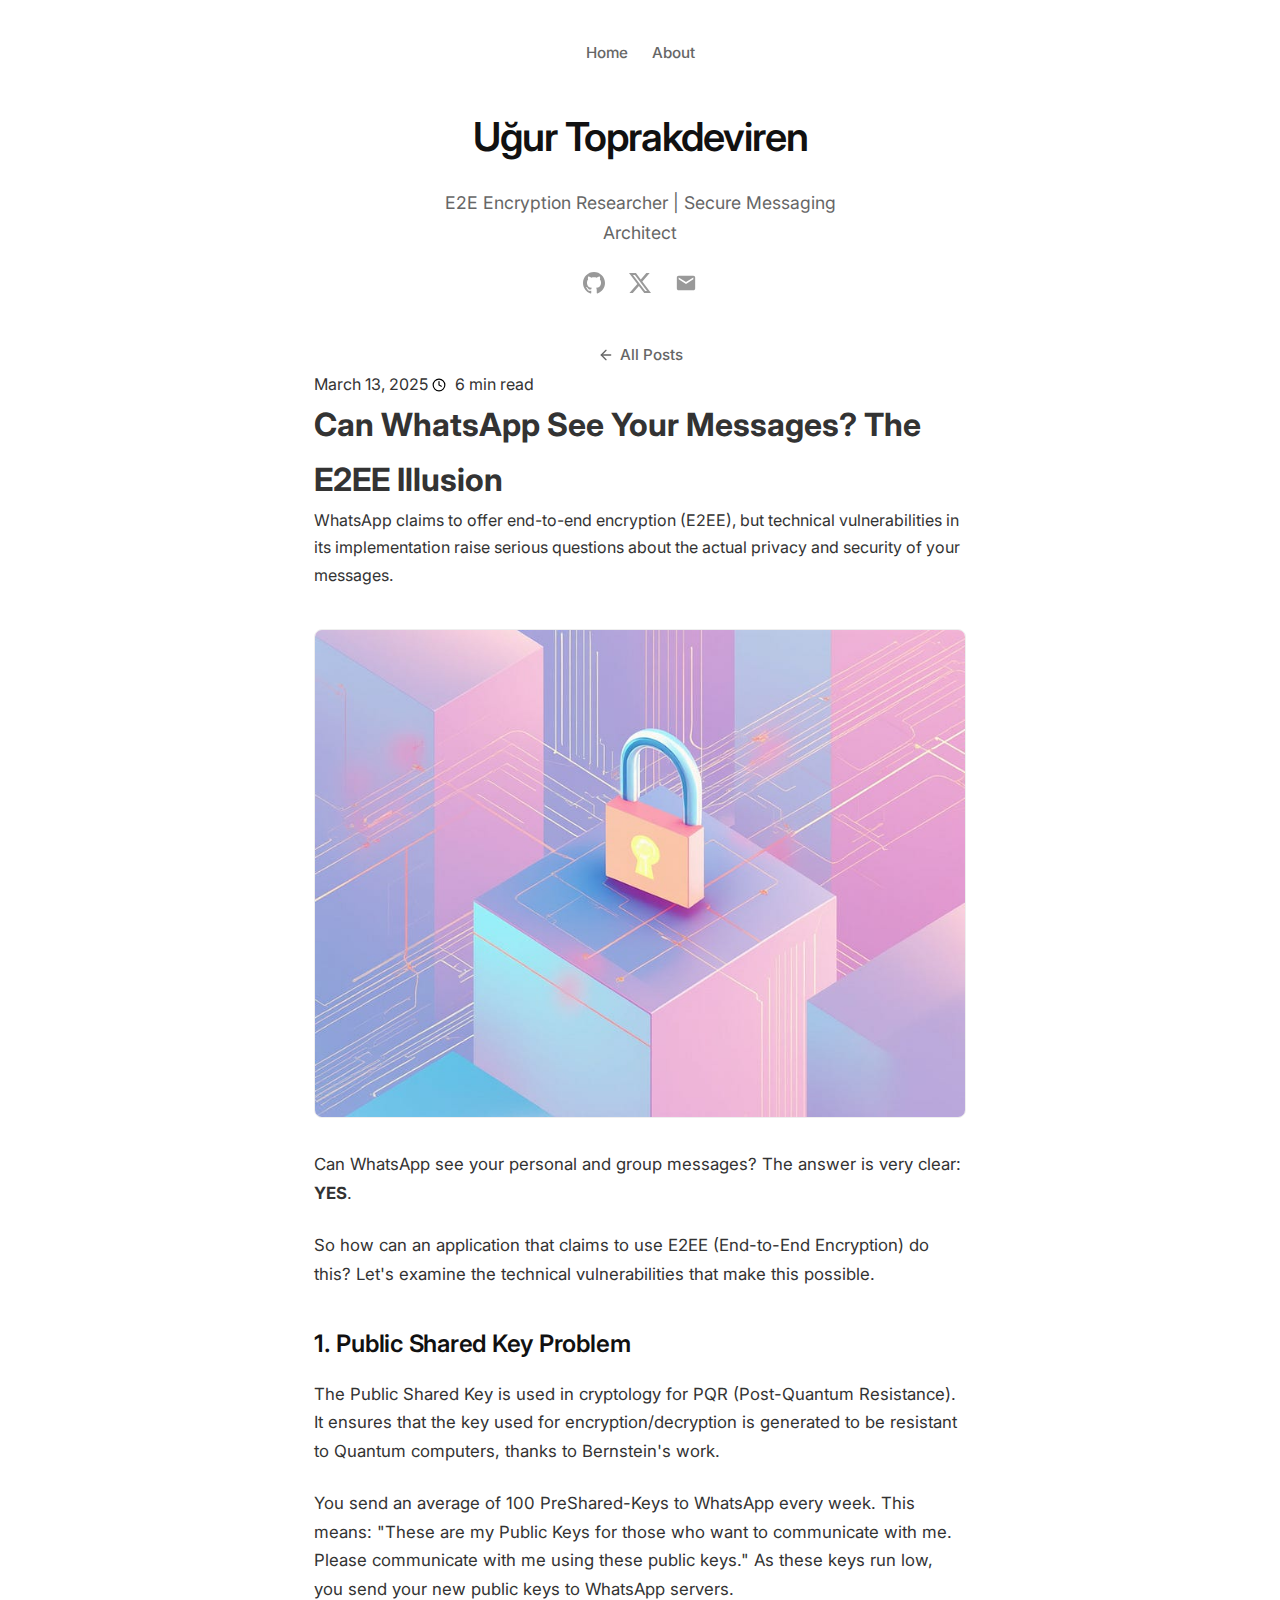
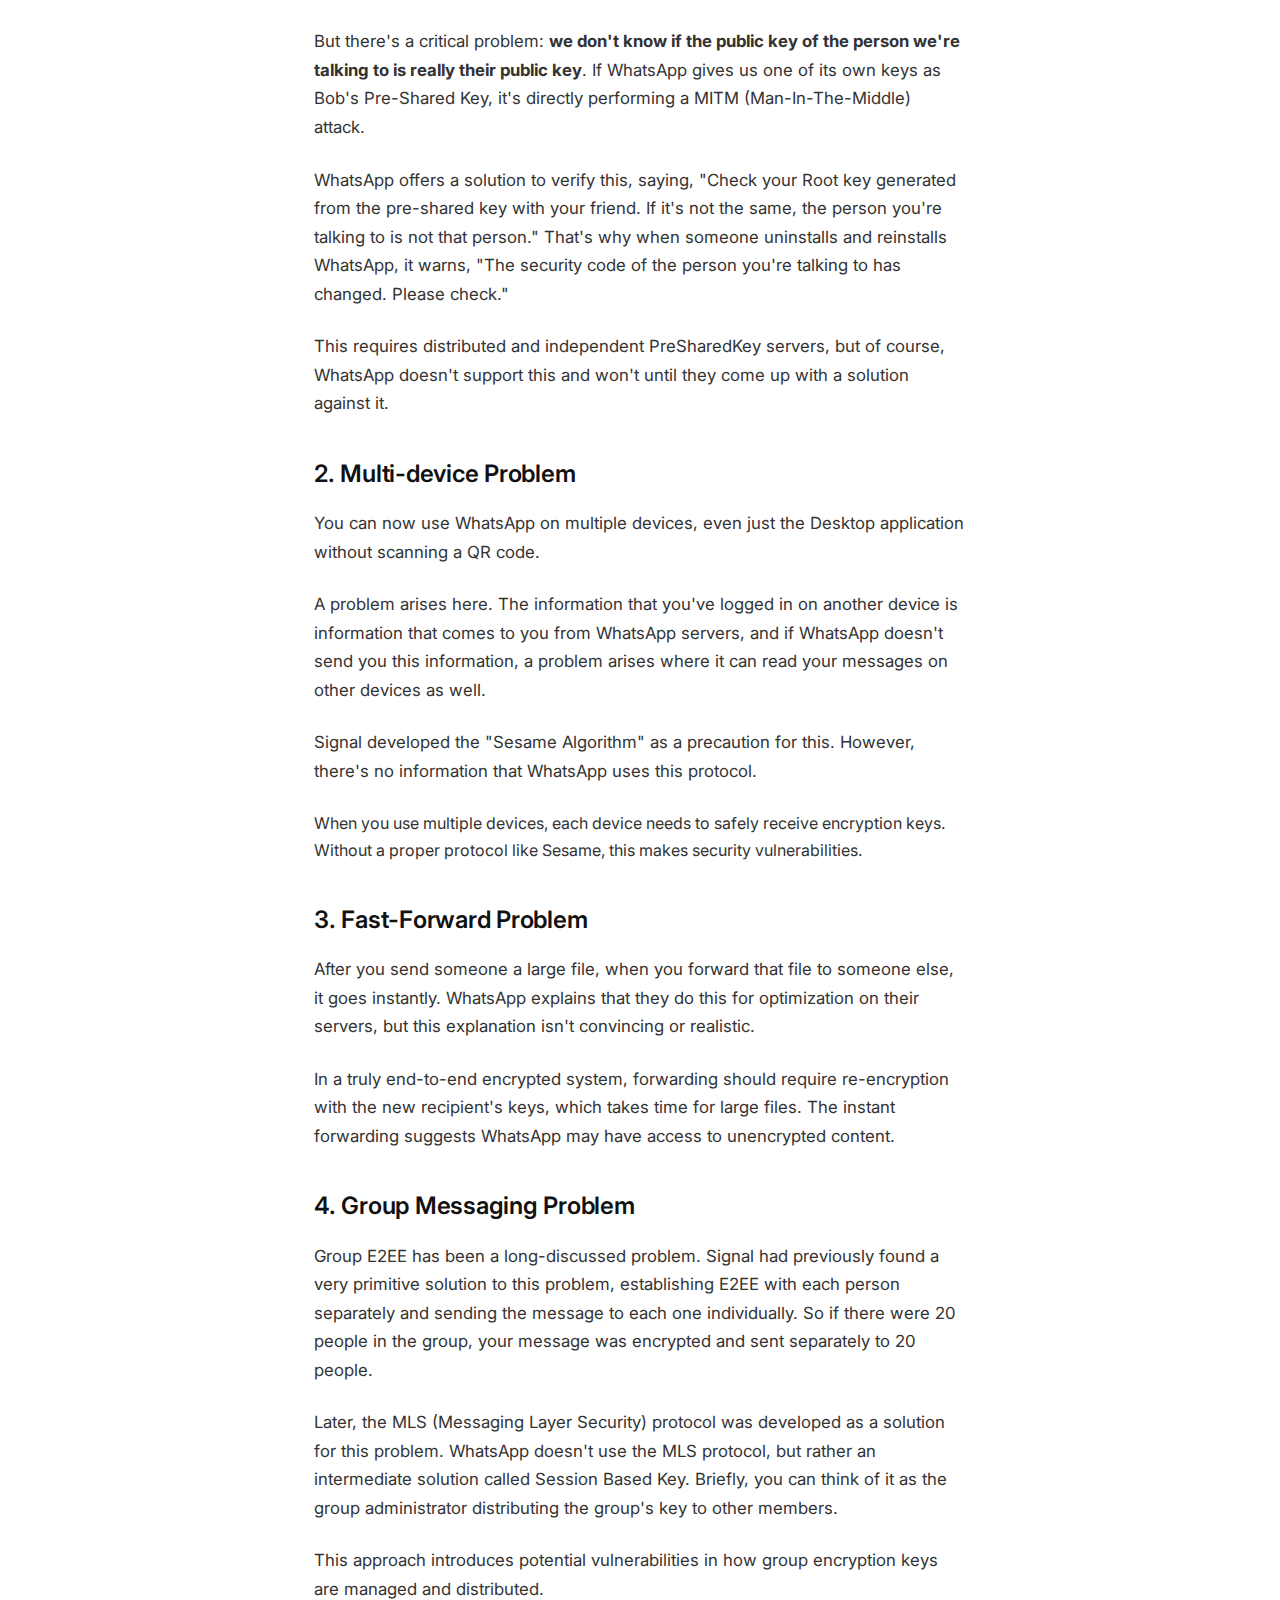
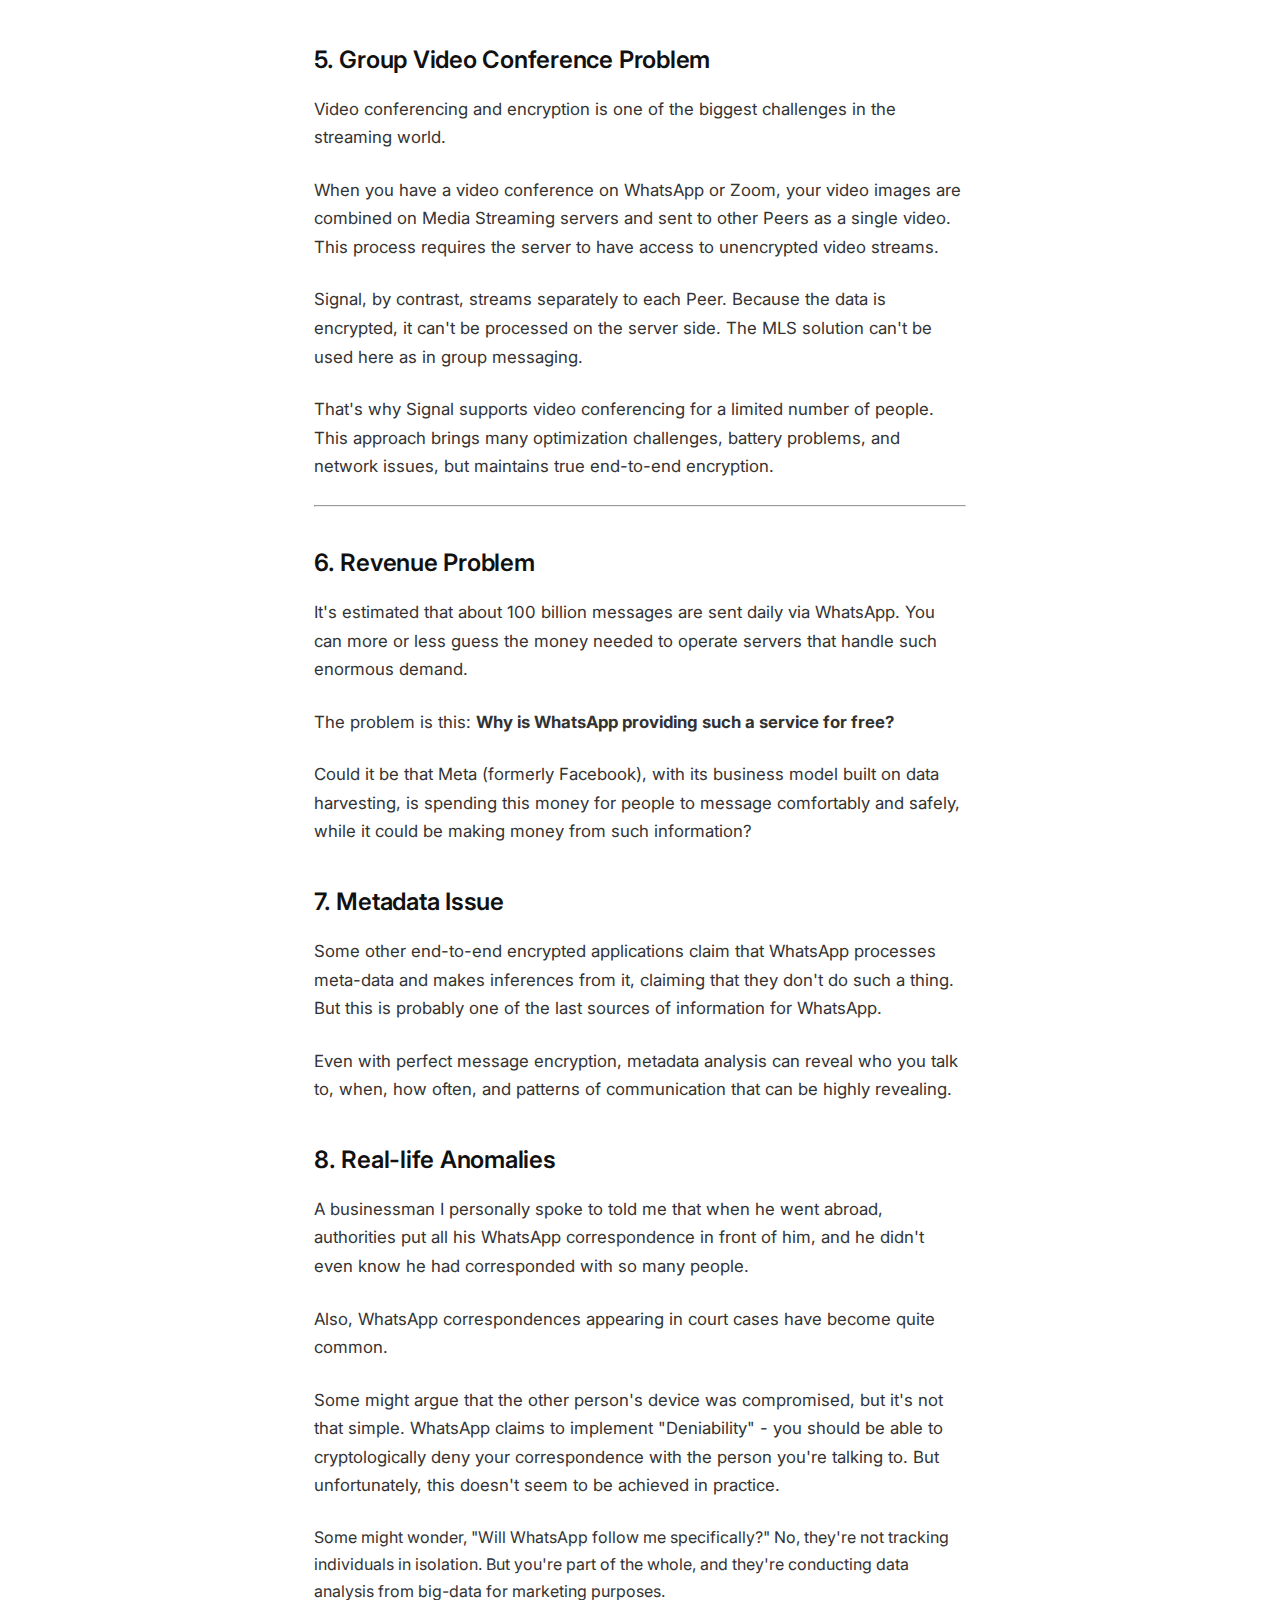
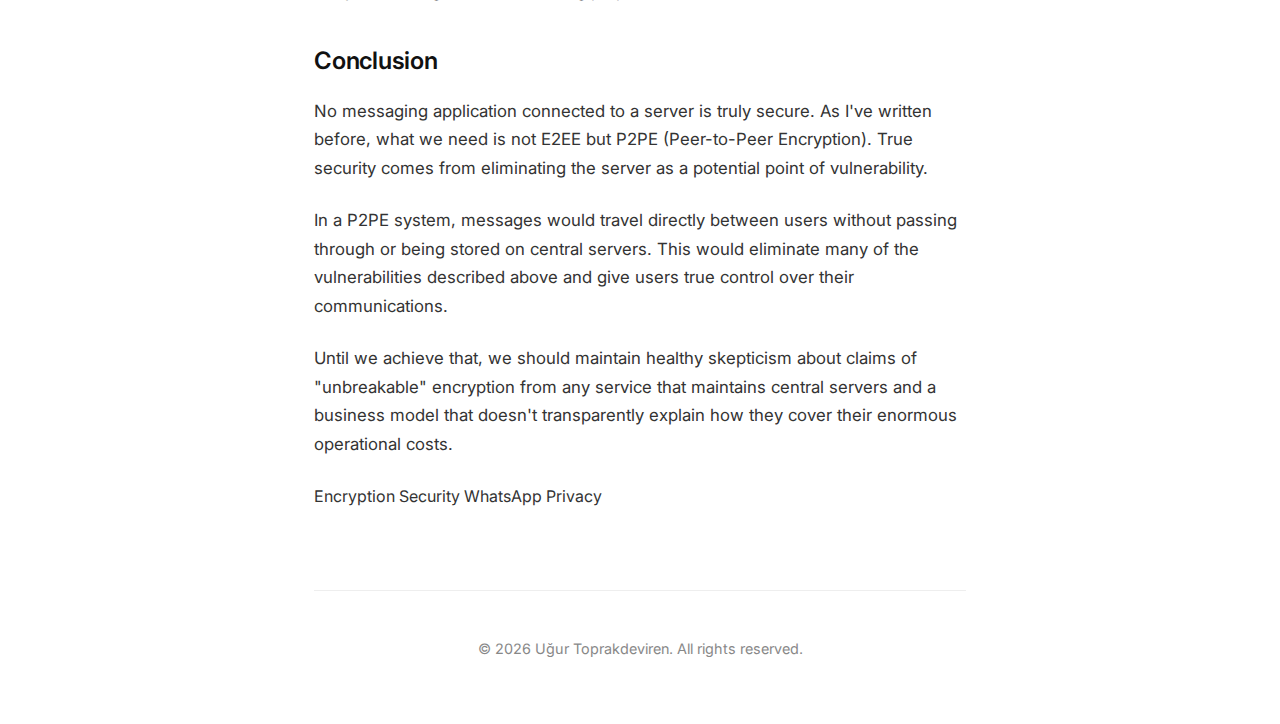
<file: posts/can-whatsapp-see-your-messages-the-e2ee-illusion.html>
<!DOCTYPE html>
<html lang="en">
<head>
    <meta charset="UTF-8">
    <meta name="viewport" content="width=device-width, initial-scale=1.0">
    <title>Can WhatsApp See Your Messages? The E2EE Illusion | Uğur Toprakdeviren</title>
    
    <!-- Meta Descriptions -->
    <meta name="description" content="A critical analysis of WhatsApp's end-to-end encryption claims and the technical issues that may allow them to access your messages.">
    <meta name="keywords" content="WhatsApp security, end-to-end encryption, E2EE, messaging privacy, MITM attacks, cryptography vulnerabilities">
    <meta name="author" content="Uğur Toprakdeviren">
    
    <!-- Open Graph Meta Tags -->
    <meta property="og:title" content="Can WhatsApp See Your Messages? The E2EE Illusion">
    <meta property="og:description" content="A critical analysis of WhatsApp's end-to-end encryption claims and the technical issues that may allow them to access your messages.">
    <meta property="og:type" content="article">
    <meta property="og:url" content="https://toprakdeviren.github.io/posts/can-whatsapp-see-your-messages-the-e2ee-illusion.html">
    <meta property="og:image" content="https://toprakdeviren.github.io/assets/images/posts/whatsapp-security.jpg">
    <meta property="article:published_time" content="2025-03-13T10:00:00+00:00">
    <meta property="article:author" content="Uğur Toprakdeviren">
    <meta property="article:section" content="Cryptography">
    <meta property="article:tag" content="encryption">
    <meta property="article:tag" content="messaging">
    <meta property="article:tag" content="privacy">
    
    <!-- Twitter Card Meta Tags -->
    <meta name="twitter:card" content="summary_large_image">
    <meta name="twitter:site" content="@toprakdevos">
    <meta name="twitter:title" content="Can WhatsApp See Your Messages? The E2EE Illusion">
    <meta name="twitter:description" content="A critical analysis of WhatsApp's end-to-end encryption claims and the technical issues that may allow them to access your messages.">
    <meta name="twitter:image" content="https://toprakdeviren.github.io/assets/images/posts/whatsapp-security.jpg">
    
    <!-- Canonical URL -->
    <link rel="canonical" href="https://toprakdeviren.github.io/posts/can-whatsapp-see-your-messages-the-e2ee-illusion.html">
    
    <link rel="preconnect" href="https://fonts.googleapis.com">
    <link rel="preconnect" href="https://fonts.gstatic.com" crossorigin>
    <link href="https://fonts.googleapis.com/css2?family=Inter:wght@300;400;500;600;700&display=swap" rel="stylesheet">
    <link rel="stylesheet" href="../assets/css/style.css">
    <script src="../assets/js/main.js"></script>
</head>

<body>
    <div class="container">
        <site-navbar></site-navbar>
        <site-header></site-header>

        <article>
            <div class="article-header">
                <div class="article-meta">
                    <span class="article-date">March 13, 2025</span>
                    <span class="reading-time">
                        <img src="../assets/icons/clock.svg" alt="Reading time" class="icon-clock" style="width: 14px; height: 14px; margin-right: 5px; vertical-align: -2px;">
                        6 min read
                    </span>
                </div>
                <h1 class="article-title">Can WhatsApp See Your Messages? The E2EE Illusion</h1>
                <p class="article-subtitle">WhatsApp claims to offer end-to-end encryption (E2EE), but technical vulnerabilities in its implementation raise serious questions about the actual privacy and security of your messages.</p>
            </div>
            
            <img src="../assets/images/posts/whatsapp-security.jpg" alt="WhatsApp Security Concept" class="featured-image">
            
            <div class="article-content">
                <p>Can WhatsApp see your personal and group messages? The answer is very clear: <strong>YES</strong>.</p>
                
                <p>So how can an application that claims to use E2EE (End-to-End Encryption) do this? Let's examine the technical vulnerabilities that make this possible.</p>
                
                <h2>1. Public Shared Key Problem</h2>
                
                <p>The Public Shared Key is used in cryptology for PQR (Post-Quantum Resistance). It ensures that the key used for encryption/decryption is generated to be resistant to Quantum computers, thanks to Bernstein's work.</p>
                
                <p>You send an average of 100 PreShared-Keys to WhatsApp every week. This means: "These are my Public Keys for those who want to communicate with me. Please communicate with me using these public keys." As these keys run low, you send your new public keys to WhatsApp servers.</p>
                
                <p>But there's a critical problem: <strong>we don't know if the public key of the person we're talking to is really their public key</strong>. If WhatsApp gives us one of its own keys as Bob's Pre-Shared Key, it's directly performing a MITM (Man-In-The-Middle) attack.</p>
                
                <p>WhatsApp offers a solution to verify this, saying, "Check your Root key generated from the pre-shared key with your friend. If it's not the same, the person you're talking to is not that person." That's why when someone uninstalls and reinstalls WhatsApp, it warns, "The security code of the person you're talking to has changed. Please check."</p>
                
                <p>This requires distributed and independent PreSharedKey servers, but of course, WhatsApp doesn't support this and won't until they come up with a solution against it.</p>
                
                <h2>2. Multi-device Problem</h2>
                
                <p>You can now use WhatsApp on multiple devices, even just the Desktop application without scanning a QR code.</p>
                
                <p>A problem arises here. The information that you've logged in on another device is information that comes to you from WhatsApp servers, and if WhatsApp doesn't send you this information, a problem arises where it can read your messages on other devices as well.</p>
                
                <p>Signal developed the "Sesame Algorithm" as a precaution for this. However, there's no information that WhatsApp uses this protocol.</p>
                
                <blockquote>
                    When you use multiple devices, each device needs to safely receive encryption keys. Without a proper protocol like Sesame, this makes security vulnerabilities.
                </blockquote>
                
                <h2>3. Fast-Forward Problem</h2>
                
                <p>After you send someone a large file, when you forward that file to someone else, it goes instantly. WhatsApp explains that they do this for optimization on their servers, but this explanation isn't convincing or realistic.</p>
                
                <p>In a truly end-to-end encrypted system, forwarding should require re-encryption with the new recipient's keys, which takes time for large files. The instant forwarding suggests WhatsApp may have access to unencrypted content.</p>
                
                <h2>4. Group Messaging Problem</h2>
                
                <p>Group E2EE has been a long-discussed problem. Signal had previously found a very primitive solution to this problem, establishing E2EE with each person separately and sending the message to each one individually. So if there were 20 people in the group, your message was encrypted and sent separately to 20 people.</p>
                
                <p>Later, the MLS (Messaging Layer Security) protocol was developed as a solution for this problem. WhatsApp doesn't use the MLS protocol, but rather an intermediate solution called Session Based Key. Briefly, you can think of it as the group administrator distributing the group's key to other members.</p>
                
                <p>This approach introduces potential vulnerabilities in how group encryption keys are managed and distributed.</p>
                
                <h2>5. Group Video Conference Problem</h2>
                
                <p>Video conferencing and encryption is one of the biggest challenges in the streaming world.</p>
                
                <p>When you have a video conference on WhatsApp or Zoom, your video images are combined on Media Streaming servers and sent to other Peers as a single video. This process requires the server to have access to unencrypted video streams.</p>
                
                <p>Signal, by contrast, streams separately to each Peer. Because the data is encrypted, it can't be processed on the server side. The MLS solution can't be used here as in group messaging.</p>
                
                <p>That's why Signal supports video conferencing for a limited number of people. This approach brings many optimization challenges, battery problems, and network issues, but maintains true end-to-end encryption.</p>
                
                <div class="section-divider">
                    <hr>
                </div>
                
                <h2>6. Revenue Problem</h2>
                
                <p>It's estimated that about 100 billion messages are sent daily via WhatsApp. You can more or less guess the money needed to operate servers that handle such enormous demand.</p>
                
                <p>The problem is this: <strong>Why is WhatsApp providing such a service for free?</strong></p>
                
                <p>Could it be that Meta (formerly Facebook), with its business model built on data harvesting, is spending this money for people to message comfortably and safely, while it could be making money from such information?</p>
                
                <h2>7. Metadata Issue</h2>
                
                <p>Some other end-to-end encrypted applications claim that WhatsApp processes meta-data and makes inferences from it, claiming that they don't do such a thing. But this is probably one of the last sources of information for WhatsApp.</p>
                
                <p>Even with perfect message encryption, metadata analysis can reveal who you talk to, when, how often, and patterns of communication that can be highly revealing.</p>
                
                <h2>8. Real-life Anomalies</h2>
                
                <p>A businessman I personally spoke to told me that when he went abroad, authorities put all his WhatsApp correspondence in front of him, and he didn't even know he had corresponded with so many people.</p>
                
                <p>Also, WhatsApp correspondences appearing in court cases have become quite common.</p>
                
                <p>Some might argue that the other person's device was compromised, but it's not that simple. WhatsApp claims to implement "Deniability" - you should be able to cryptologically deny your correspondence with the person you're talking to. But unfortunately, this doesn't seem to be achieved in practice.</p>
                
                <blockquote>
                    Some might wonder, "Will WhatsApp follow me specifically?" No, they're not tracking individuals in isolation. But you're part of the whole, and they're conducting data analysis from big-data for marketing purposes.
                </blockquote>
                
                <h2>Conclusion</h2>
                
                <p>No messaging application connected to a server is truly secure. As I've written before, what we need is not E2EE but P2PE (Peer-to-Peer Encryption). True security comes from eliminating the server as a potential point of vulnerability.</p>
                
                <p>In a P2PE system, messages would travel directly between users without passing through or being stored on central servers. This would eliminate many of the vulnerabilities described above and give users true control over their communications.</p>
                
                <p>Until we achieve that, we should maintain healthy skepticism about claims of "unbreakable" encryption from any service that maintains central servers and a business model that doesn't transparently explain how they cover their enormous operational costs.</p>
                
                <div class="post-tags">
                    <span class="post-tag">Encryption</span>
                    <span class="post-tag">Security</span>
                    <span class="post-tag">WhatsApp</span>
                    <span class="post-tag">Privacy</span>
                </div>
            </div>
        </article>

        <site-footer></site-footer>
    </div>
</body>
</html>
</file>
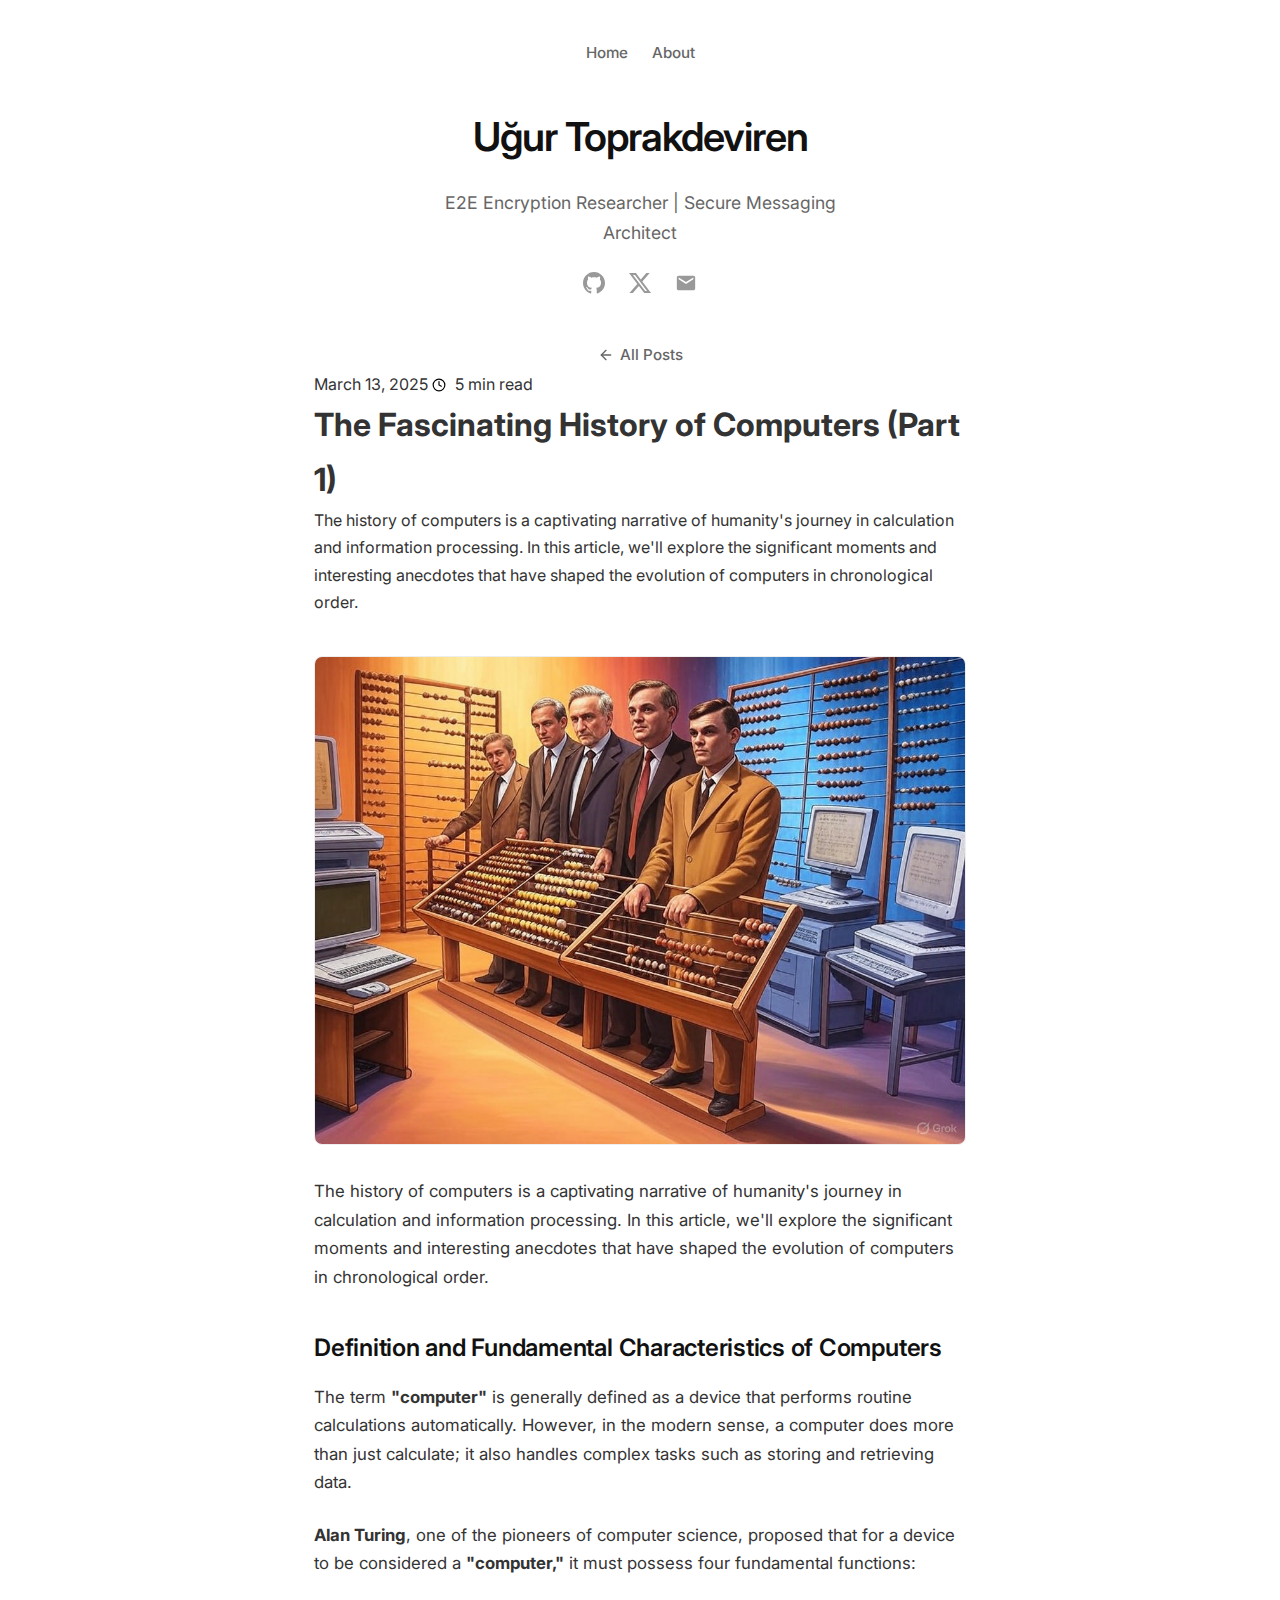
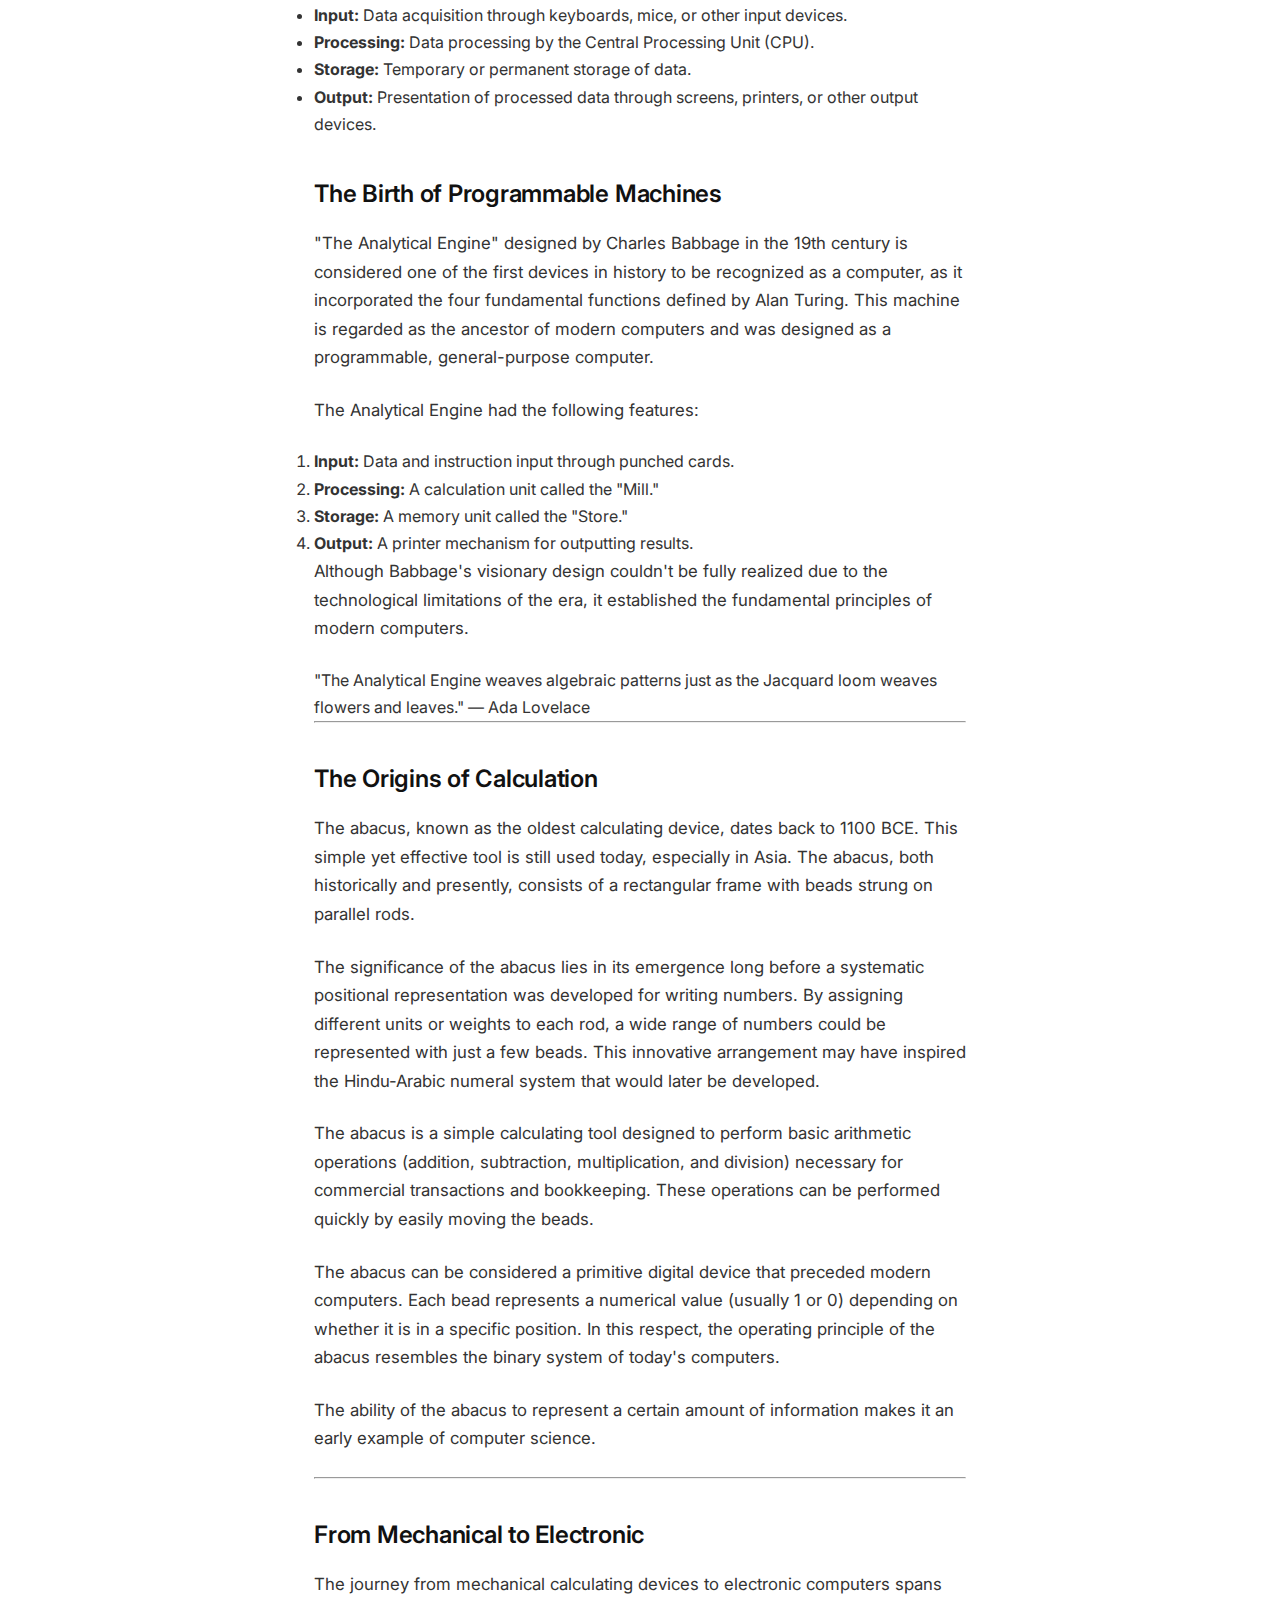
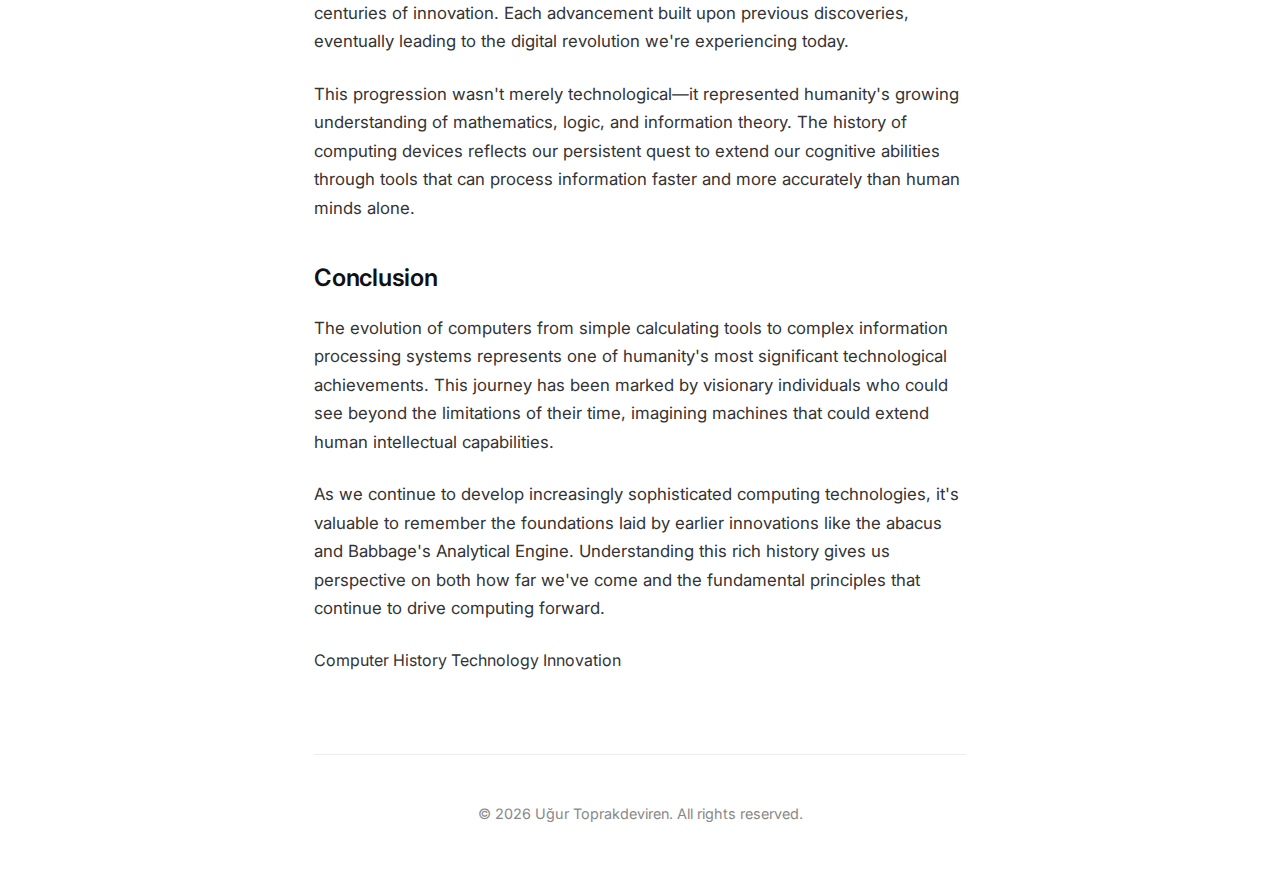
<file: posts/history-of-computers-part-1.html>
<!DOCTYPE html>
<html lang="en">
<head>
    <meta charset="UTF-8">
    <meta name="viewport" content="width=device-width, initial-scale=1.0">
    <title>The Fascinating History of Computers (Part 1) | Uğur Toprakdeviren</title>
    
    <!-- Meta Descriptions -->
    <meta name="description" content="A chronological journey through the evolution of computing devices, from ancient calculating tools to modern computers.">
    <meta name="keywords" content="computer history, computing evolution, Alan Turing, Charles Babbage, abacus, analytical engine">
    <meta name="author" content="Uğur Toprakdeviren">
    
    <!-- Open Graph Meta Tags -->
    <meta property="og:title" content="The Fascinating History of Computers (Part 1)">
    <meta property="og:description" content="A chronological journey through the evolution of computing devices, from ancient calculating tools to modern computers.">
    <meta property="og:type" content="article">
    <meta property="og:url" content="https://toprakdeviren.github.io/posts/the-fascinating-history-of-computers.html">
    <meta property="og:image" content="https://toprakdeviren.github.io/assets/images/posts/computer-history.jpg">
    <meta property="article:published_time" content="2025-03-13T10:00:00+00:00">
    <meta property="article:author" content="Uğur Toprakdeviren">
    <meta property="article:section" content="Technology">
    <meta property="article:tag" content="computer history">
    <meta property="article:tag" content="technology">
    
    <!-- Twitter Card Meta Tags -->
    <meta name="twitter:card" content="summary_large_image">
    <meta name="twitter:site" content="@toprakdevos">
    <meta name="twitter:title" content="The Fascinating History of Computers (Part 1)">
    <meta name="twitter:description" content="A chronological journey through the evolution of computing devices, from ancient calculating tools to modern computers.">
    <meta name="twitter:image" content="https://toprakdeviren.github.io/assets/images/posts/computer-history.jpg">
    
    <!-- Canonical URL -->
    <link rel="canonical" href="https://toprakdeviren.github.io/posts/the-fascinating-history-of-computers.html">
    
    <link rel="preconnect" href="https://fonts.googleapis.com">
    <link rel="preconnect" href="https://fonts.gstatic.com" crossorigin>
    <link href="https://fonts.googleapis.com/css2?family=Inter:wght@300;400;500;600;700&display=swap" rel="stylesheet">
    <link rel="stylesheet" href="../assets/css/style.css">
    <script src="../assets/js/main.js"></script>
</head>

<body>
    <div class="container">
        <site-navbar></site-navbar>
        <site-header></site-header>

        <article>
            <div class="article-header">
                <div class="article-meta">
                    <span class="article-date">March 13, 2025</span>
                    <span class="reading-time">
                        <img src="../assets/icons/clock.svg" alt="Reading time" class="icon-clock" style="width: 14px; height: 14px; margin-right: 5px; vertical-align: -2px;">
                        5 min read
                    </span>
                </div>
                <h1 class="article-title">The Fascinating History of Computers (Part 1)</h1>
                <p class="article-subtitle">The history of computers is a captivating narrative of humanity's journey in calculation and information processing. In this article, we'll explore the significant moments and interesting anecdotes that have shaped the evolution of computers in chronological order.</p>
            </div>
            
            <img src="../assets/images/posts/computer-history.jpg" alt="Evolution of Computing Devices" class="featured-image">
            
            <div class="article-content">
                <p>The history of computers is a captivating narrative of humanity's journey in calculation and information processing. In this article, we'll explore the significant moments and interesting anecdotes that have shaped the evolution of computers in chronological order.</p>
                
                <h2>Definition and Fundamental Characteristics of Computers</h2>
                
                <p>The term <strong>"computer"</strong> is generally defined as a device that performs routine calculations automatically. However, in the modern sense, a computer does more than just calculate; it also handles complex tasks such as storing and retrieving data.</p>
                
                <p><strong>Alan Turing</strong>, one of the pioneers of computer science, proposed that for a device to be considered a <strong>"computer,"</strong> it must possess four fundamental functions:</p>
                
                <ul>
                    <li><strong>Input:</strong> Data acquisition through keyboards, mice, or other input devices.</li>
                    <li><strong>Processing:</strong> Data processing by the Central Processing Unit (CPU).</li>
                    <li><strong>Storage:</strong> Temporary or permanent storage of data.</li>
                    <li><strong>Output:</strong> Presentation of processed data through screens, printers, or other output devices.</li>
                </ul>
                
                <h2>The Birth of Programmable Machines</h2>
                
                <p>"The Analytical Engine" designed by Charles Babbage in the 19th century is considered one of the first devices in history to be recognized as a computer, as it incorporated the four fundamental functions defined by Alan Turing. This machine is regarded as the ancestor of modern computers and was designed as a programmable, general-purpose computer.</p>
                
                <p>The Analytical Engine had the following features:</p>
                
                <ol>
                    <li><strong>Input:</strong> Data and instruction input through punched cards.</li>
                    <li><strong>Processing:</strong> A calculation unit called the "Mill."</li>
                    <li><strong>Storage:</strong> A memory unit called the "Store."</li>
                    <li><strong>Output:</strong> A printer mechanism for outputting results.</li>
                </ol>
                
                <p>Although Babbage's visionary design couldn't be fully realized due to the technological limitations of the era, it established the fundamental principles of modern computers.</p>
                
                <blockquote>
                    "The Analytical Engine weaves algebraic patterns just as the Jacquard loom weaves flowers and leaves." — Ada Lovelace
                </blockquote>
                
                <div class="section-divider">
                    <hr>
                </div>
                
                <h2>The Origins of Calculation</h2>
                
                <p>The abacus, known as the oldest calculating device, dates back to 1100 BCE. This simple yet effective tool is still used today, especially in Asia. The abacus, both historically and presently, consists of a rectangular frame with beads strung on parallel rods.</p>
                
                <p>The significance of the abacus lies in its emergence long before a systematic positional representation was developed for writing numbers. By assigning different units or weights to each rod, a wide range of numbers could be represented with just a few beads. This innovative arrangement may have inspired the Hindu-Arabic numeral system that would later be developed.</p>
                
                <p>The abacus is a simple calculating tool designed to perform basic arithmetic operations (addition, subtraction, multiplication, and division) necessary for commercial transactions and bookkeeping. These operations can be performed quickly by easily moving the beads.</p>
                
                <p>The abacus can be considered a primitive digital device that preceded modern computers. Each bead represents a numerical value (usually 1 or 0) depending on whether it is in a specific position. In this respect, the operating principle of the abacus resembles the binary system of today's computers.</p>
                
                <p>The ability of the abacus to represent a certain amount of information makes it an early example of computer science.</p>
                
                <div class="section-divider">
                    <hr>
                </div>
                
                <h2>From Mechanical to Electronic</h2>
                
                <p>The journey from mechanical calculating devices to electronic computers spans centuries of innovation. Each advancement built upon previous discoveries, eventually leading to the digital revolution we're experiencing today.</p>
                
                <p>This progression wasn't merely technological—it represented humanity's growing understanding of mathematics, logic, and information theory. The history of computing devices reflects our persistent quest to extend our cognitive abilities through tools that can process information faster and more accurately than human minds alone.</p>
                
                <h2>Conclusion</h2>
                
                <p>The evolution of computers from simple calculating tools to complex information processing systems represents one of humanity's most significant technological achievements. This journey has been marked by visionary individuals who could see beyond the limitations of their time, imagining machines that could extend human intellectual capabilities.</p>
                
                <p>As we continue to develop increasingly sophisticated computing technologies, it's valuable to remember the foundations laid by earlier innovations like the abacus and Babbage's Analytical Engine. Understanding this rich history gives us perspective on both how far we've come and the fundamental principles that continue to drive computing forward.</p>
                
                <div class="skill-tags">
                    <span class="skill-tag">Computer History</span>
                    <span class="skill-tag">Technology</span>
                    <span class="skill-tag">Innovation</span>
                </div>
            </div>
        </article>

        <site-footer></site-footer>
    </div>
</body>
</html>
</file>
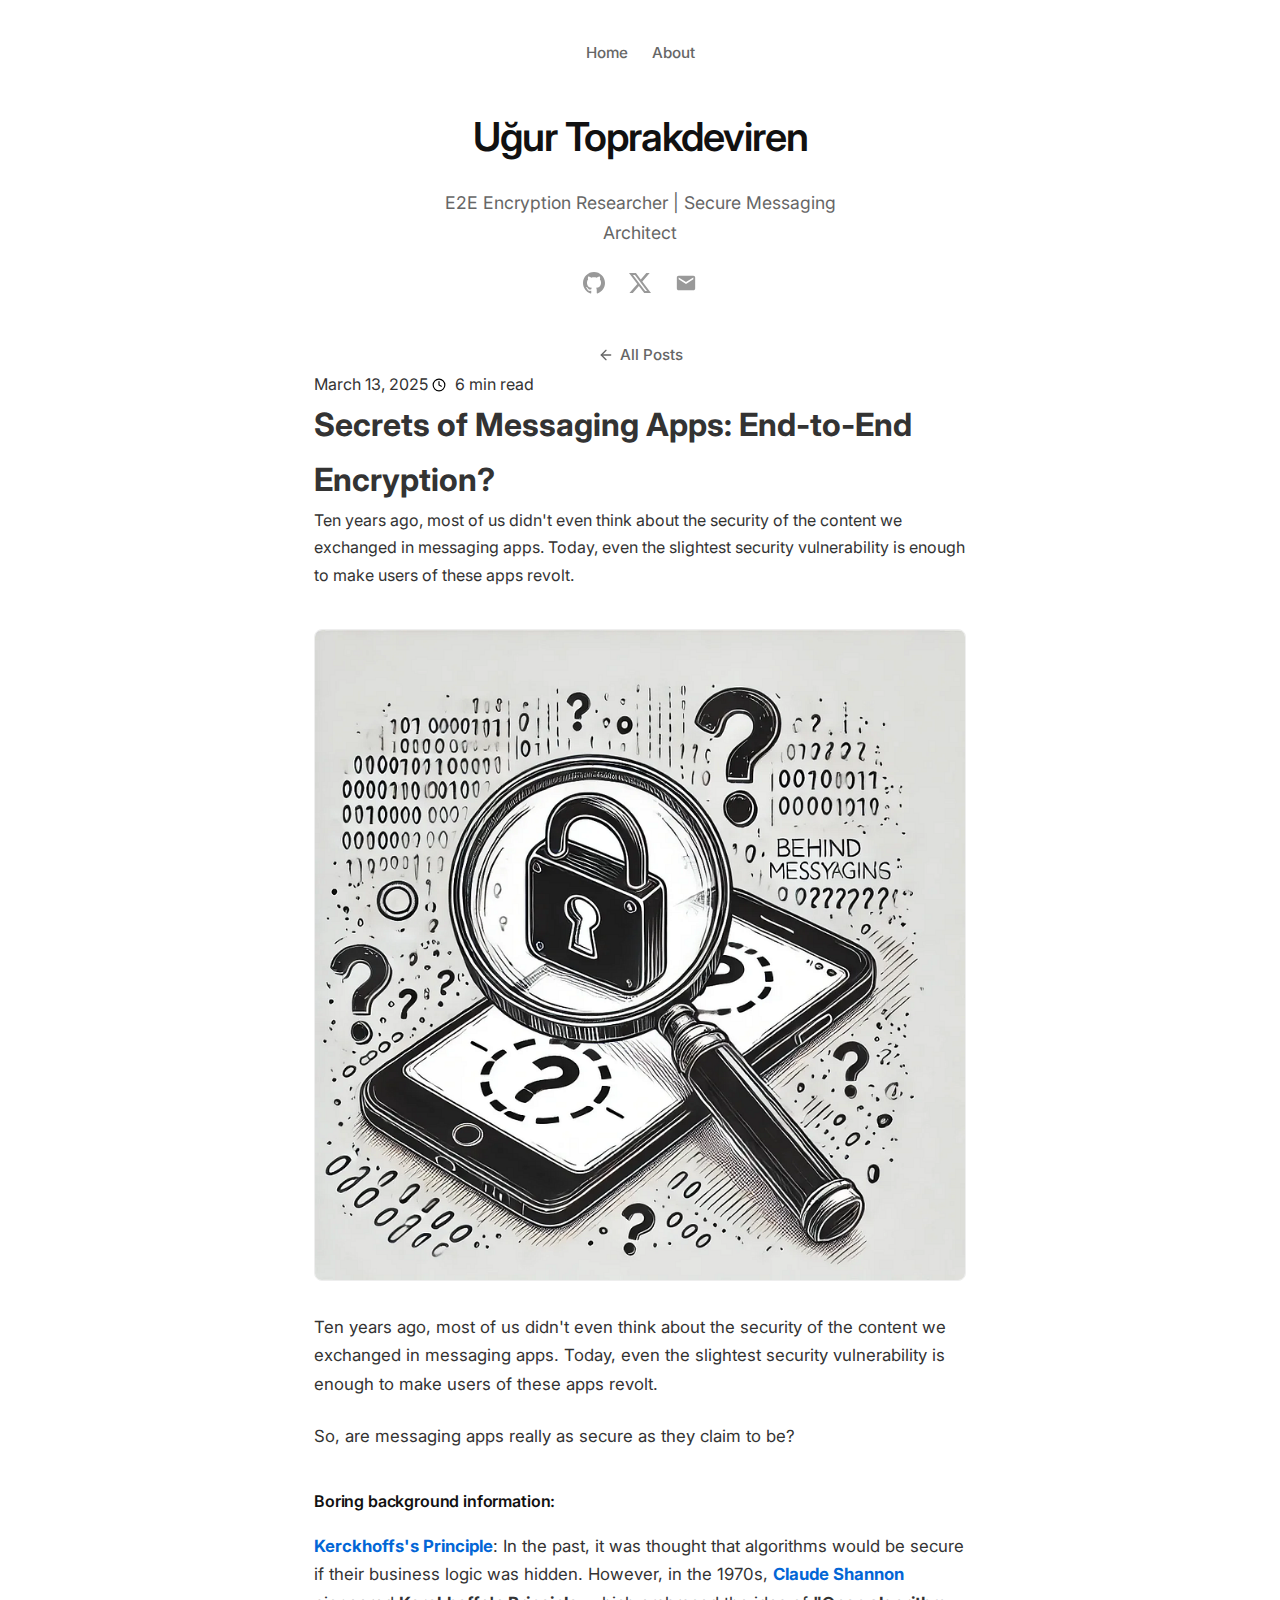
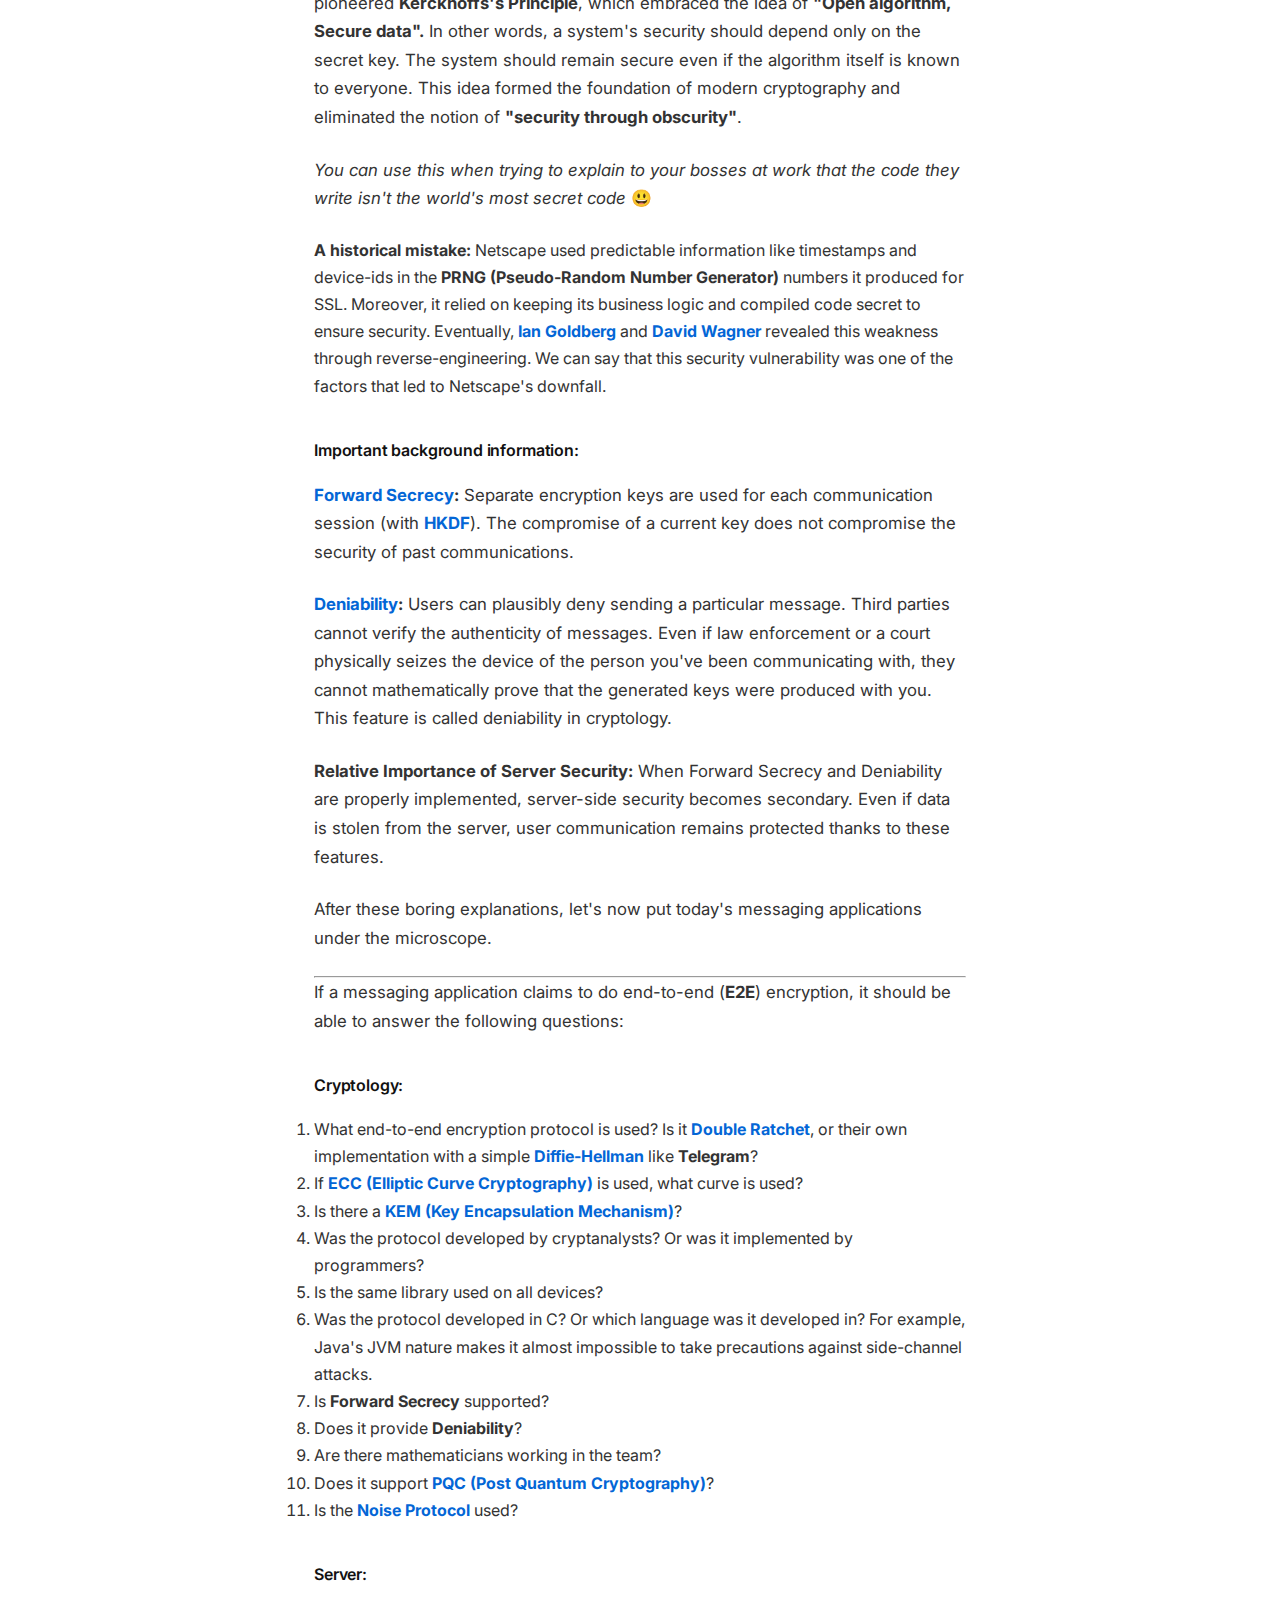
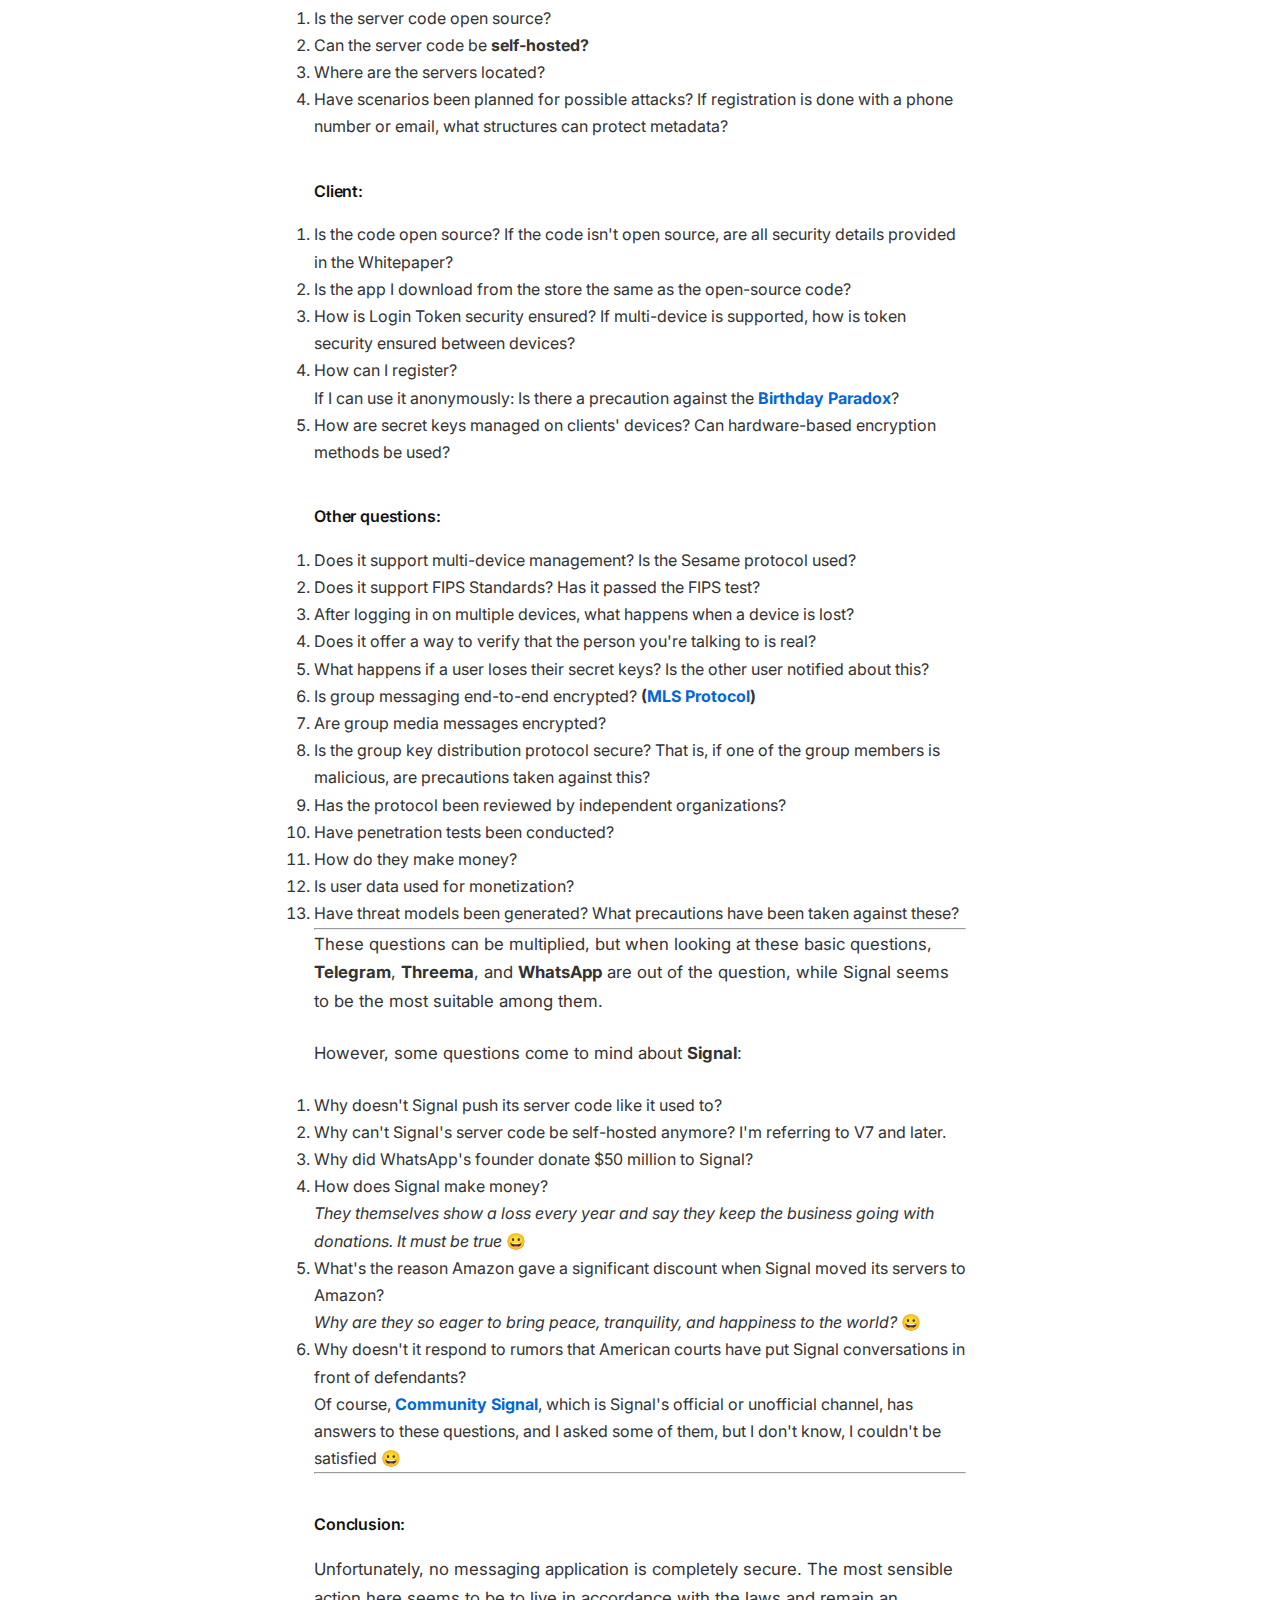
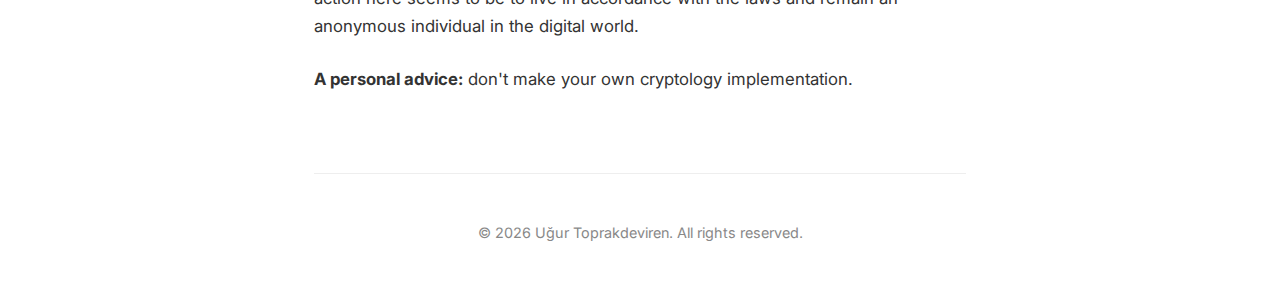
<file: posts/secrets-of-messaging-apps-end-to-end-encryption.html>
<!DOCTYPE html>
<html lang="en">
    <!DOCTYPE html>
    <html lang="en">
    <head>
        <meta charset="UTF-8">
        <meta name="viewport" content="width=device-width, initial-scale=1.0">
        <title>Secrets of Messaging Apps: End-to-End Encryption | Uğur Toprakdeviren</title>
        
        <meta name="description" content="A deep dive into the security of modern messaging apps, analyzing their end-to-end encryption claims and protocols.">
        <meta name="keywords" content="end-to-end encryption, E2E, messaging apps, Signal, Telegram, cryptography, Double Ratchet, Forward Secrecy">
        <meta name="author" content="Uğur Toprakdeviren">
        
        <meta property="og:title" content="Secrets of Messaging Apps: End-to-End Encryption">
        <meta property="og:description" content="A deep dive into the security of modern messaging apps, analyzing their end-to-end encryption claims and protocols.">
        <meta property="og:type" content="article">
        <meta property="og:url" content="https://toprakdeviren.github.io/posts/secrets-of-messaging-apps-end-to-end-encryption.html">
        <meta property="og:image" content="https://toprakdeviren.github.io/assets/images/posts/secrets-of-messaging-apps-end-to-end-encryption.png">
        <meta property="article:published_time" content="2025-03-13T10:00:00+00:00">
        <meta property="article:author" content="Uğur Toprakdeviren">
        <meta property="article:section" content="Cryptography">
        <meta property="article:tag" content="encryption">
        <meta property="article:tag" content="messaging">
        <meta property="article:tag" content="privacy">
        
        <meta name="twitter:card" content="summary_large_image">
        <meta name="twitter:site" content="@toprakdevos">
        <meta name="twitter:title" content="Secrets of Messaging Apps: End-to-End Encryption">
        <meta name="twitter:description" content="A deep dive into the security of modern messaging apps, analyzing their end-to-end encryption claims and protocols.">
        <meta name="twitter:image" content="https://toprakdeviren.github.io/assets/images/posts/secrets-of-messaging-apps-end-to-end-encryption.png">
        
        <link rel="canonical" href="https://toprakdeviren.github.io/posts/secrets-of-messaging-apps-end-to-end-encryption.html">
        
        <link rel="preconnect" href="https://fonts.googleapis.com">
        <link rel="preconnect" href="https://fonts.gstatic.com" crossorigin>
        <link href="https://fonts.googleapis.com/css2?family=Inter:wght@300;400;500;600;700&display=swap" rel="stylesheet">
        <link rel="stylesheet" href="../assets/css/style.css">
        <script src="../assets/js/main.js"></script>
    </head>
<body>
    <div class="container">
        <site-navbar></site-navbar>
        <site-header></site-header>

        <article>
            <div class="article-header">
                <div class="article-meta">
                    <span class="article-date">March 13, 2025</span>
                    <span class="reading-time">
                        <img src="../assets/icons/clock.svg" alt="Reading time" class="icon-clock" style="width: 14px; height: 14px; margin-right: 5px; vertical-align: -2px;">
                        6 min read
                      </span>
                </div>
                <h1 class="article-title">Secrets of Messaging Apps: End-to-End Encryption?</h1>
                <p class="article-subtitle">Ten years ago, most of us didn't even think about the security of the content we exchanged in messaging apps. Today, even the slightest security vulnerability is enough to make users of these apps revolt.</p>
            </div>
            
            <img src="../assets/images/posts/secrets-of-messaging-apps-end-to-end-encryption.png" alt="End-to-End Encryption" class="featured-image">
            
            <div class="article-content">
                <p>Ten years ago, most of us didn't even think about the security of the content we exchanged in messaging apps. Today, even the slightest security vulnerability is enough to make users of these apps revolt.</p>
                
                <p>So, are messaging apps really as secure as they claim to be?</p>
                
                <h4>Boring background information:</h4>
                
                <p><a href="https://en.wikipedia.org/wiki/Kerckhoffs%27s_principle" target="_blank"><strong>Kerckhoffs's Principle</strong></a>: In the past, it was thought that algorithms would be secure if their business logic was hidden. However, in the 1970s, <a href="https://en.wikipedia.org/wiki/Claude_Shannon" target="_blank"><strong>Claude Shannon</strong></a> pioneered <strong>Kerckhoffs's Principle</strong>, which embraced the idea of <strong>"Open algorithm, Secure data".</strong> In other words, a system's security should depend only on the secret key. The system should remain secure even if the algorithm itself is known to everyone. This idea formed the foundation of modern cryptography and eliminated the notion of <strong>"security through obscurity"</strong>.</p>
                
                <p><em>You can use this when trying to explain to your bosses at work that the code they write isn't the world's most secret code</em> 😃</p>
                
                <blockquote><strong>A historical mistake:</strong> Netscape used predictable information like timestamps and device-ids in the <strong>PRNG (Pseudo-Random Number Generator)</strong> numbers it produced for SSL. Moreover, it relied on keeping its business logic and compiled code secret to ensure security. Eventually, <a href="https://en.wikipedia.org/wiki/Ian_Goldberg" target="_blank"><strong>Ian Goldberg</strong></a> and <a href="https://en.wikipedia.org/wiki/David_A._Wagner" target="_blank"><strong>David Wagner</strong></a> revealed this weakness through reverse-engineering. We can say that this security vulnerability was one of the factors that led to Netscape's downfall.</blockquote>
                
                <h4>Important background information:</h4>
                
                <p><a href="https://en.wikipedia.org/wiki/Forward_secrecy" target="_blank"><strong>Forward Secrecy</strong></a><strong>:</strong> Separate encryption keys are used for each communication session (with <a href="https://en.wikipedia.org/wiki/HKDF" target="_blank"><strong>HKDF</strong></a>). The compromise of a current key does not compromise the security of past communications.</p>
                
                <p><a href="https://en.wikipedia.org/wiki/Deniable_authentication" target="_blank"><strong>Deniability</strong></a><strong>:</strong> Users can plausibly deny sending a particular message. Third parties cannot verify the authenticity of messages. Even if law enforcement or a court physically seizes the device of the person you've been communicating with, they cannot mathematically prove that the generated keys were produced with you. This feature is called deniability in cryptology.</p>
                
                <p><strong>Relative Importance of Server Security:</strong> When Forward Secrecy and Deniability are properly implemented, server-side security becomes secondary. Even if data is stolen from the server, user communication remains protected thanks to these features.</p>
                
                <p>After these boring explanations, let's now put today's messaging applications under the microscope.</p>
                
                <div class="section-divider">
                    <hr>
                </div>
                
                <p>If a messaging application claims to do end-to-end (<strong>E2E</strong>) encryption, it should be able to answer the following questions:</p>
                
                <h4>Cryptology:</h4>
                
                <ol>
                    <li>What end-to-end encryption protocol is used? Is it <a href="https://en.wikipedia.org/wiki/Double_Ratchet_Algorithm" target="_blank"><strong>Double Ratchet</strong></a>, or their own implementation with a simple <a href="https://en.wikipedia.org/wiki/Diffie–Hellman_key_exchange" target="_blank"><strong>Diffie-Hellman</strong></a> like <strong>Telegram</strong>?</li>
                    <li>If <a href="https://en.wikipedia.org/wiki/Elliptic-curve_cryptography" target="_blank"><strong>ECC (Elliptic Curve Cryptography)</strong></a> is used, what curve is used?</li>
                    <li>Is there a <a href="https://en.wikipedia.org/wiki/Key_encapsulation_mechanism" target="_blank"><strong>KEM (Key Encapsulation Mechanism)</strong></a>?</li>
                    <li>Was the protocol developed by cryptanalysts? Or was it implemented by programmers?</li>
                    <li>Is the same library used on all devices?</li>
                    <li>Was the protocol developed in C? Or which language was it developed in? For example, Java's JVM nature makes it almost impossible to take precautions against side-channel attacks.</li>
                    <li>Is <strong>Forward Secrecy</strong> supported?</li>
                    <li>Does it provide <strong>Deniability</strong>?</li>
                    <li>Are there mathematicians working in the team?</li>
                    <li>Does it support <a href="https://en.wikipedia.org/wiki/Post-quantum_cryptography" target="_blank"><strong>PQC (Post Quantum Cryptography)</strong></a>?</li>
                    <li>Is the <a href="https://noiseprotocol.org" target="_blank"><strong>Noise Protocol</strong></a> used?</li>
                </ol>
                
                <h4>Server:</h4>
                
                <ol>
                    <li>Is the server code open source?</li>
                    <li>Can the server code be <strong>self-hosted?</strong></li>
                    <li>Where are the servers located?</li>
                    <li>Have scenarios been planned for possible attacks? If registration is done with a phone number or email, what structures can protect metadata?</li>
                </ol>
                
                <h4>Client:</h4>
                
                <ol>
                    <li>Is the code open source? If the code isn't open source, are all security details provided in the Whitepaper?</li>
                    <li>Is the app I download from the store the same as the open-source code?</li>
                    <li>How is Login Token security ensured? If multi-device is supported, how is token security ensured between devices?</li>
                    <li>How can I register?<br>If I can use it anonymously: Is there a precaution against the <a href="https://en.wikipedia.org/wiki/Birthday_problem" target="_blank"><strong>Birthday Paradox</strong></a>?</li>
                    <li>How are secret keys managed on clients' devices? Can hardware-based encryption methods be used?</li>
                </ol>
                
                <h4>Other questions:</h4>
                
                <ol>
                    <li>Does it support multi-device management? Is the Sesame protocol used?</li>
                    <li>Does it support FIPS Standards? Has it passed the FIPS test?</li>
                    <li>After logging in on multiple devices, what happens when a device is lost?</li>
                    <li>Does it offer a way to verify that the person you're talking to is real?</li>
                    <li>What happens if a user loses their secret keys? Is the other user notified about this?</li>
                    <li>Is group messaging end-to-end encrypted? <strong>(</strong><a href="https://en.wikipedia.org/wiki/Messaging_Layer_Security" target="_blank"><strong>MLS Protocol</strong></a><strong>)</strong></li>
                    <li>Are group media messages encrypted?</li>
                    <li>Is the group key distribution protocol secure? That is, if one of the group members is malicious, are precautions taken against this?</li>
                    <li>Has the protocol been reviewed by independent organizations?</li>
                    <li>Have penetration tests been conducted?</li>
                    <li>How do they make money?</li>
                    <li>Is user data used for monetization?</li>
                    <li>Have threat models been generated? What precautions have been taken against these?</li>
                </ol>
                
                <div class="section-divider">
                    <hr>
                </div>
                
                <p>These questions can be multiplied, but when looking at these basic questions, <strong>Telegram</strong>, <strong>Threema</strong>, and <strong>WhatsApp</strong> are out of the question, while Signal seems to be the most suitable among them.</p>
                
                <p>However, some questions come to mind about <strong>Signal</strong>:</p>
                
                <ol>
                    <li>Why doesn't Signal push its server code like it used to?</li>
                    <li>Why can't Signal's server code be self-hosted anymore? I'm referring to V7 and later.</li>
                    <li>Why did WhatsApp's founder donate $50 million to Signal?</li>
                    <li>How does Signal make money? <br><em>They themselves show a loss every year and say they keep the business going with donations. It must be true</em> 😀</li>
                    <li>What's the reason Amazon gave a significant discount when Signal moved its servers to Amazon?<br><em>Why are they so eager to bring peace, tranquility, and happiness to the world?</em> 😀</li>
                    <li>Why doesn't it respond to rumors that American courts have put Signal conversations in front of defendants?</li>
                </ol>
                
                <blockquote>Of course, <a href="https://community.signalusers.org" target="_blank"><strong>Community Signal</strong></a>, which is Signal's official or unofficial channel, has answers to these questions, and I asked some of them, but I don't know, I couldn't be satisfied 😀</blockquote>
                
                <div class="section-divider">
                    <hr>
                </div>
                
                <h4>Conclusion:</h4>
                
                <p>Unfortunately, no messaging application is completely secure. The most sensible action here seems to be to live in accordance with the laws and remain an anonymous individual in the digital world.</p>
                
                <p><strong>A personal advice:</strong> don't make your own cryptology implementation.</p>
            </div>
        </article>
        
        <site-footer></site-footer>
    </div>
</body>
</html>
</file>
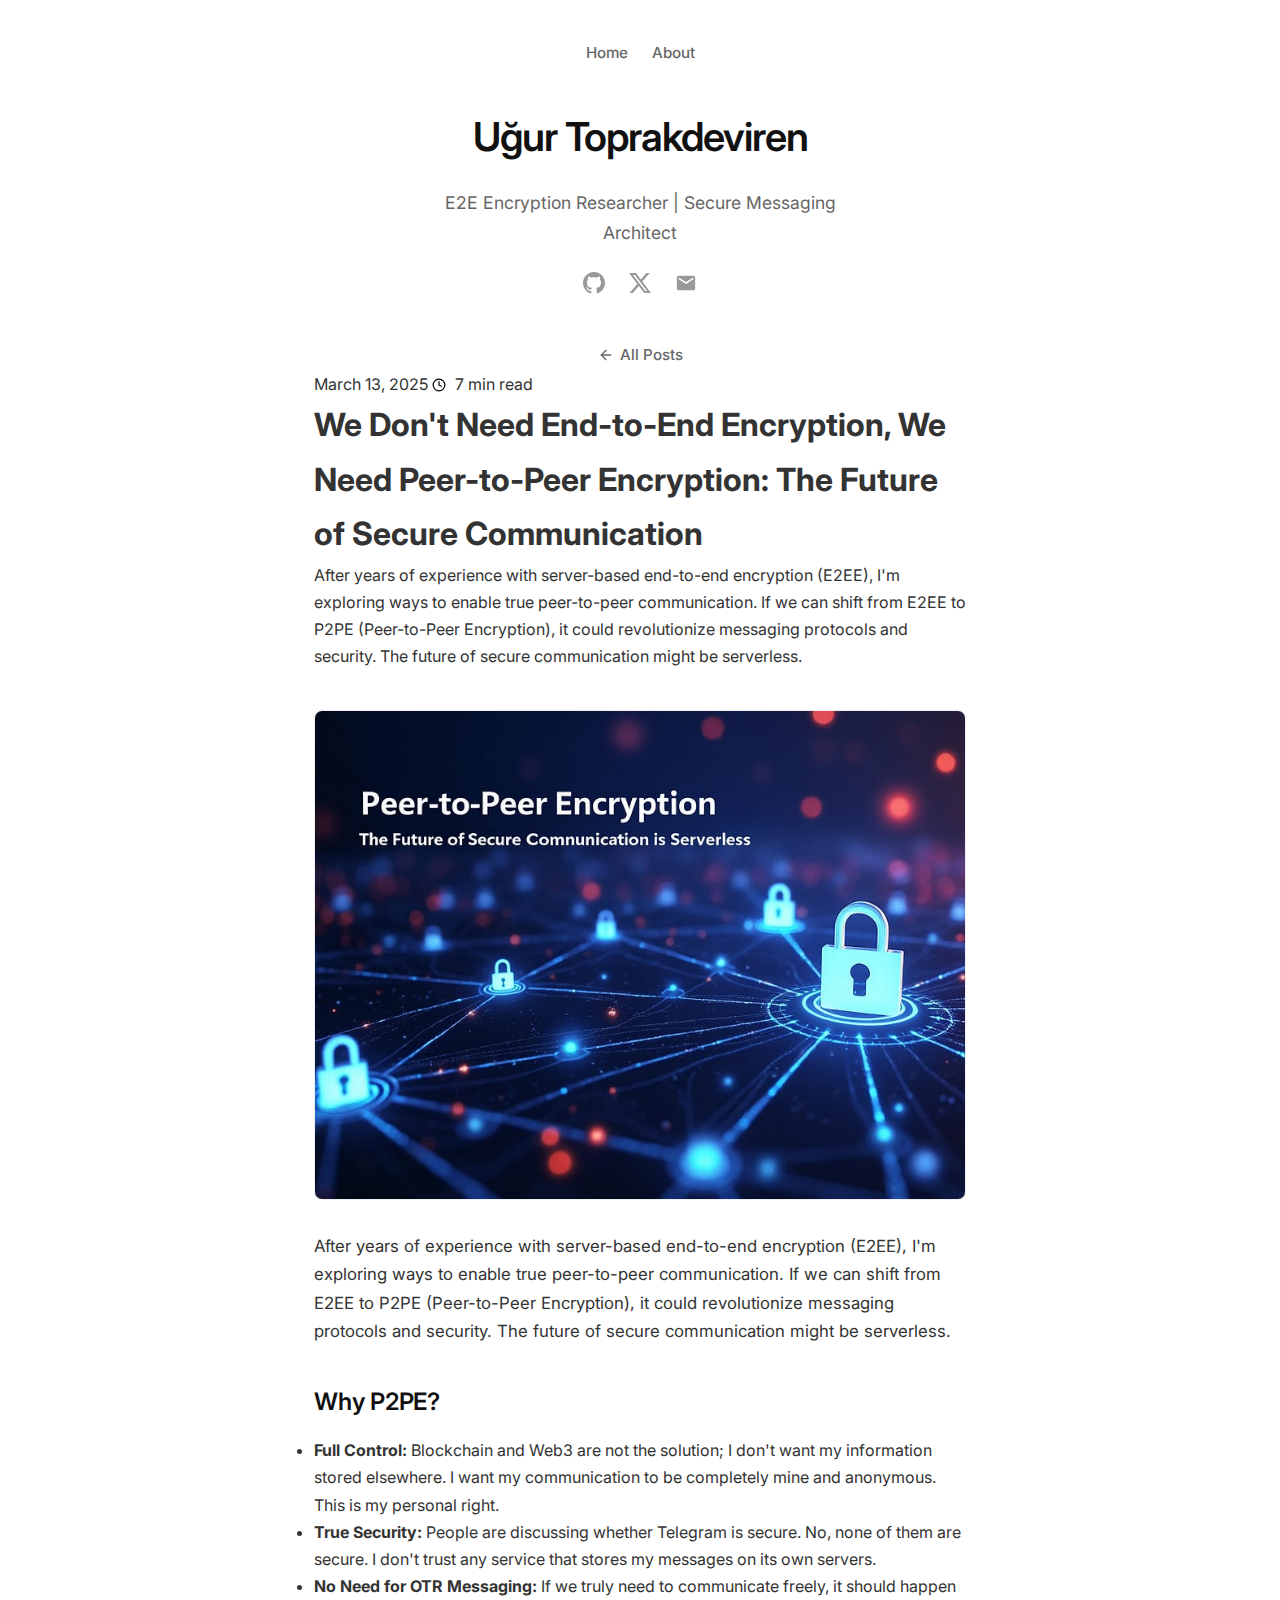
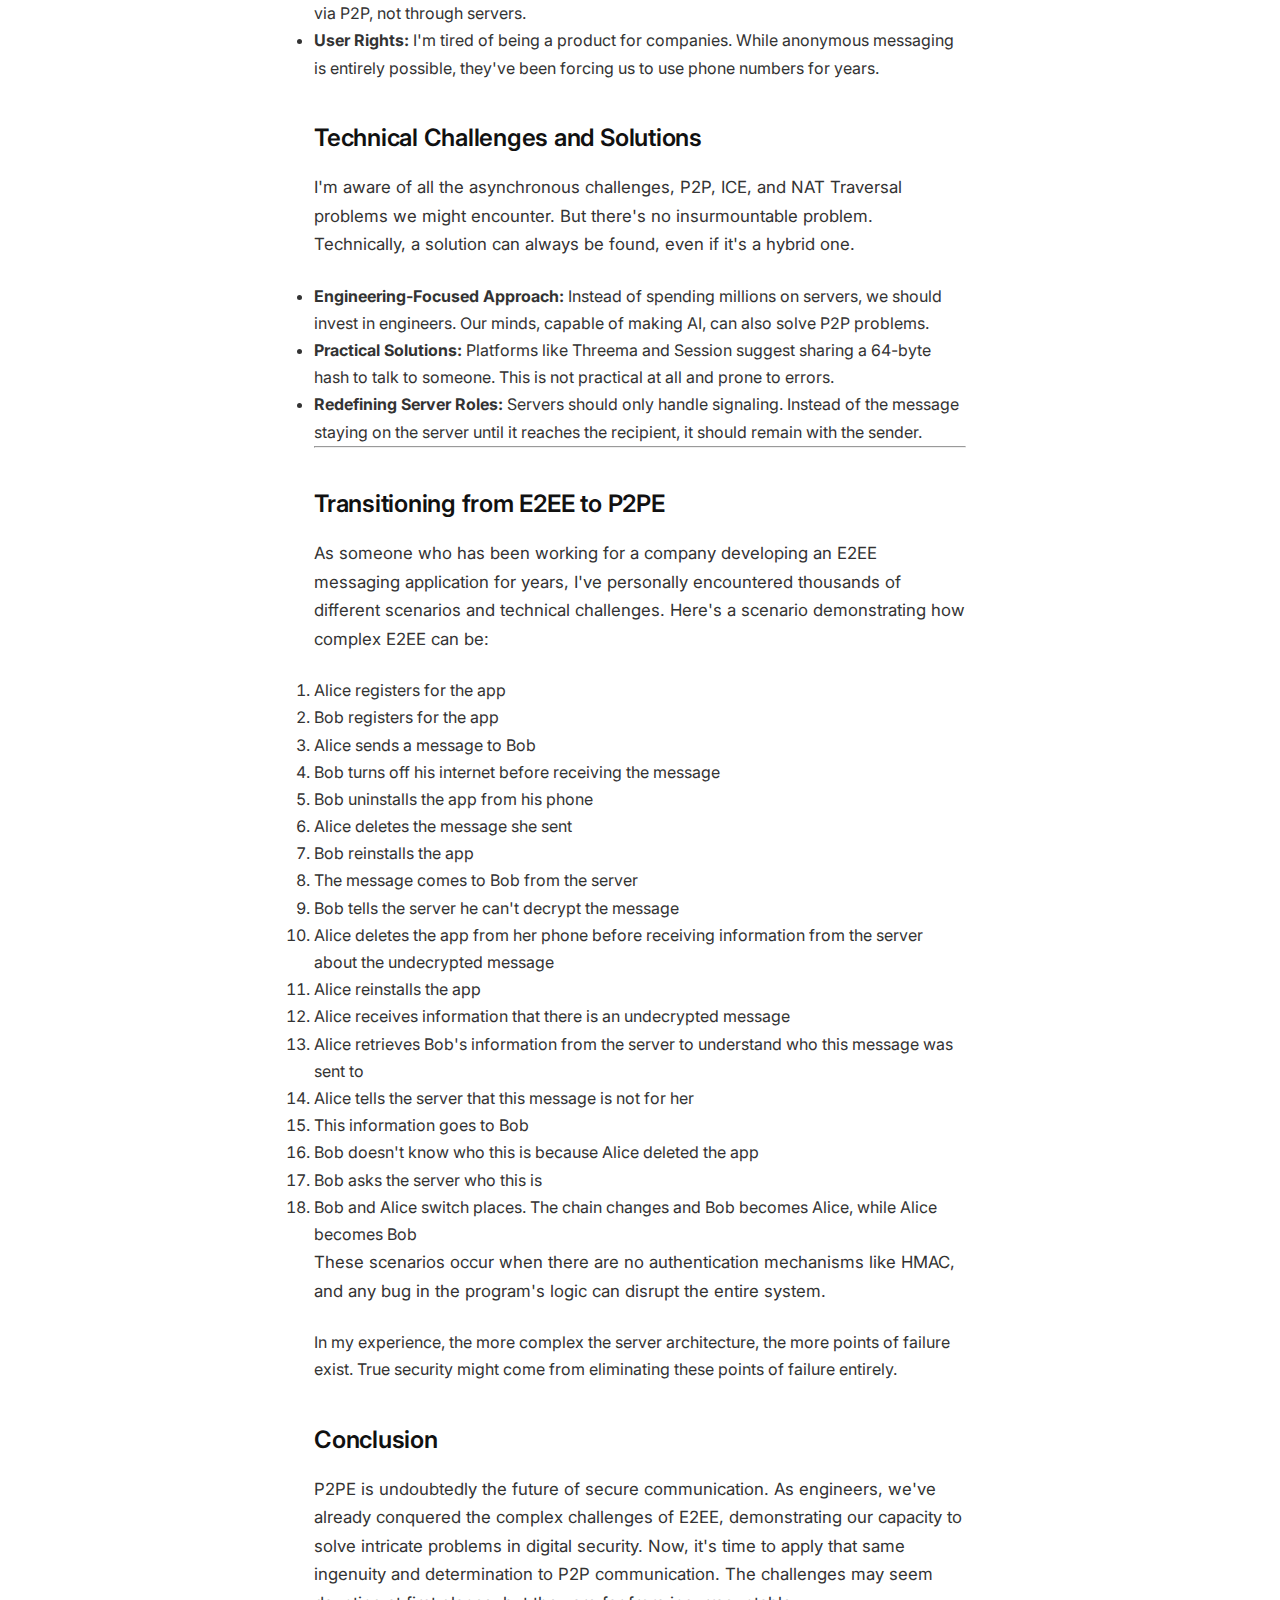
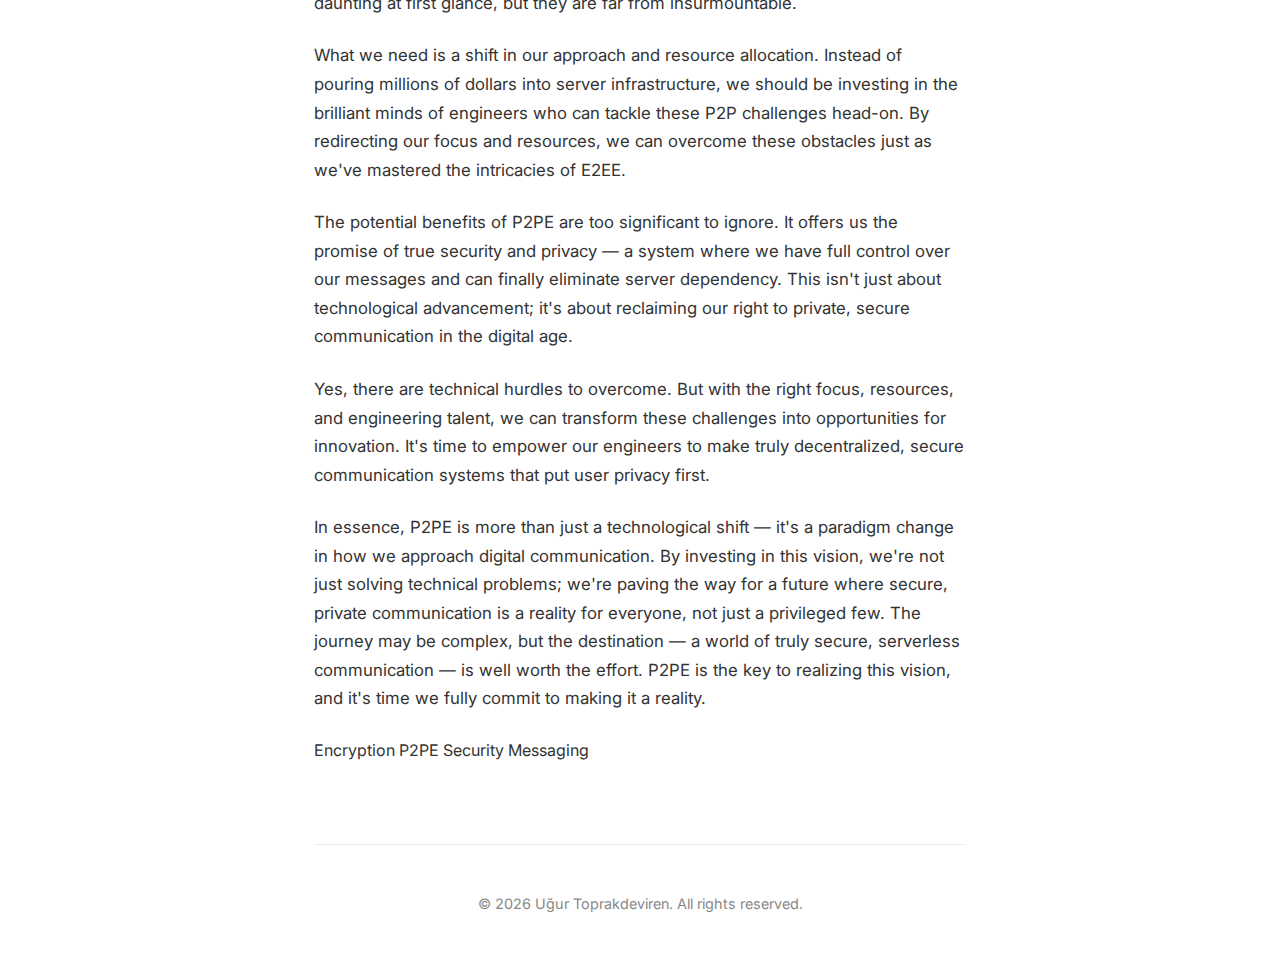
<file: posts/we-dont-need-end-to-end-encryption-we-need-peer-to-peer-encryption.html>
<!DOCTYPE html>
<html lang="en">
<head>
    <meta charset="UTF-8">
    <meta name="viewport" content="width=device-width, initial-scale=1.0">
    <title>We Don't Need End-to-End Encryption, We Need Peer-to-Peer Encryption | Uğur Toprakdeviren</title>
    
    <!-- Meta Descriptions -->
    <meta name="description" content="The future of secure communication might lie in serverless peer-to-peer encryption (P2PE) rather than server-based end-to-end encryption (E2EE).">
    <meta name="keywords" content="peer-to-peer encryption, P2PE, end-to-end encryption, E2EE, secure messaging, digital privacy, serverless communication">
    <meta name="author" content="Uğur Toprakdeviren">
    
    <!-- Open Graph Meta Tags -->
    <meta property="og:title" content="We Don't Need End-to-End Encryption, We Need Peer-to-Peer Encryption">
    <meta property="og:description" content="The future of secure communication might lie in serverless peer-to-peer encryption (P2PE) rather than server-based end-to-end encryption (E2EE).">
    <meta property="og:type" content="article">
    <meta property="og:url" content="https://toprakdeviren.github.io/posts/we-dont-need-end-to-end-encryption-we-need-peer-to-peer-encryption.html">
    <meta property="og:image" content="https://toprakdeviren.github.io/assets/images/posts/p2pe-concept.jpg">
    <meta property="article:published_time" content="2025-03-14T10:00:00+00:00">
    <meta property="article:author" content="Uğur Toprakdeviren">
    <meta property="article:section" content="Cryptography">
    <meta property="article:tag" content="encryption">
    <meta property="article:tag" content="messaging">
    <meta property="article:tag" content="privacy">
    
    <!-- Twitter Card Meta Tags -->
    <meta name="twitter:card" content="summary_large_image">
    <meta name="twitter:site" content="@toprakdevos">
    <meta name="twitter:title" content="We Don't Need End-to-End Encryption, We Need Peer-to-Peer Encryption">
    <meta name="twitter:description" content="The future of secure communication might lie in serverless peer-to-peer encryption (P2PE) rather than server-based end-to-end encryption (E2EE).">
    <meta name="twitter:image" content="https://toprakdeviren.github.io/assets/images/posts/p2pe-concept.jpg">
    
    <!-- Canonical URL -->
    <link rel="canonical" href="https://toprakdeviren.github.io/posts/we-dont-need-end-to-end-encryption-we-need-peer-to-peer-encryption.html">
    
    <link rel="preconnect" href="https://fonts.googleapis.com">
    <link rel="preconnect" href="https://fonts.gstatic.com" crossorigin>
    <link href="https://fonts.googleapis.com/css2?family=Inter:wght@300;400;500;600;700&display=swap" rel="stylesheet">
    <link rel="stylesheet" href="../assets/css/style.css">
    <script src="../assets/js/main.js"></script>
</head>

<body>
    <div class="container">
        <site-navbar></site-navbar>
        <site-header></site-header>

        <article>
            <div class="article-header">
                <div class="article-meta">
                    <span class="article-date">March 13, 2025</span>
                    <span class="reading-time">
                        <img src="../assets/icons/clock.svg" alt="Reading time" class="icon-clock" style="width: 14px; height: 14px; margin-right: 5px; vertical-align: -2px;">
                        7 min read
                    </span>
                </div>
                <h1 class="article-title">We Don't Need End-to-End Encryption, We Need Peer-to-Peer Encryption: The Future of Secure Communication</h1>
                <p class="article-subtitle">After years of experience with server-based end-to-end encryption (E2EE), I'm exploring ways to enable true peer-to-peer communication. If we can shift from E2EE to P2PE (Peer-to-Peer Encryption), it could revolutionize messaging protocols and security. The future of secure communication might be serverless.</p>
            </div>
            
            <img src="../assets/images/posts/p2pe-concept.jpg" alt="Secure Peer-to-Peer Communication Concept" class="featured-image">
            
            <div class="article-content">
                <p>After years of experience with server-based end-to-end encryption (E2EE), I'm exploring ways to enable true peer-to-peer communication. If we can shift from E2EE to P2PE (Peer-to-Peer Encryption), it could revolutionize messaging protocols and security. The future of secure communication might be serverless.</p>
                
                <h2>Why P2PE?</h2>
                
                <ul>
                    <li><strong>Full Control:</strong> Blockchain and Web3 are not the solution; I don't want my information stored elsewhere. I want my communication to be completely mine and anonymous. This is my personal right.</li>
                    <li><strong>True Security:</strong> People are discussing whether Telegram is secure. No, none of them are secure. I don't trust any service that stores my messages on its own servers.</li>
                    <li><strong>No Need for OTR Messaging:</strong> If we truly need to communicate freely, it should happen via P2P, not through servers.</li>
                    <li><strong>User Rights:</strong> I'm tired of being a product for companies. While anonymous messaging is entirely possible, they've been forcing us to use phone numbers for years.</li>
                </ul>
                
                <h2>Technical Challenges and Solutions</h2>
                
                <p>I'm aware of all the asynchronous challenges, P2P, ICE, and NAT Traversal problems we might encounter. But there's no insurmountable problem. Technically, a solution can always be found, even if it's a hybrid one.</p>
                
                <ul>
                    <li><strong>Engineering-Focused Approach:</strong> Instead of spending millions on servers, we should invest in engineers. Our minds, capable of making AI, can also solve P2P problems.</li>
                    <li><strong>Practical Solutions:</strong> Platforms like Threema and Session suggest sharing a 64-byte hash to talk to someone. This is not practical at all and prone to errors.</li>
                    <li><strong>Redefining Server Roles:</strong> Servers should only handle signaling. Instead of the message staying on the server until it reaches the recipient, it should remain with the sender.</li>
                </ul>
                
                <div class="section-divider">
                    <hr>
                </div>
                
                <h2>Transitioning from E2EE to P2PE</h2>
                
                <p>As someone who has been working for a company developing an E2EE messaging application for years, I've personally encountered thousands of different scenarios and technical challenges. Here's a scenario demonstrating how complex E2EE can be:</p>
                
                <ol>
                    <li>Alice registers for the app</li>
                    <li>Bob registers for the app</li>
                    <li>Alice sends a message to Bob</li>
                    <li>Bob turns off his internet before receiving the message</li>
                    <li>Bob uninstalls the app from his phone</li>
                    <li>Alice deletes the message she sent</li>
                    <li>Bob reinstalls the app</li>
                    <li>The message comes to Bob from the server</li>
                    <li>Bob tells the server he can't decrypt the message</li>
                    <li>Alice deletes the app from her phone before receiving information from the server about the undecrypted message</li>
                    <li>Alice reinstalls the app</li>
                    <li>Alice receives information that there is an undecrypted message</li>
                    <li>Alice retrieves Bob's information from the server to understand who this message was sent to</li>
                    <li>Alice tells the server that this message is not for her</li>
                    <li>This information goes to Bob</li>
                    <li>Bob doesn't know who this is because Alice deleted the app</li>
                    <li>Bob asks the server who this is</li>
                    <li>Bob and Alice switch places. The chain changes and Bob becomes Alice, while Alice becomes Bob</li>
                </ol>
                
                <p>These scenarios occur when there are no authentication mechanisms like HMAC, and any bug in the program's logic can disrupt the entire system.</p>
                
                <blockquote>
                    In my experience, the more complex the server architecture, the more points of failure exist. True security might come from eliminating these points of failure entirely.
                </blockquote>
                
                <h2>Conclusion</h2>
                
                <p>P2PE is undoubtedly the future of secure communication. As engineers, we've already conquered the complex challenges of E2EE, demonstrating our capacity to solve intricate problems in digital security. Now, it's time to apply that same ingenuity and determination to P2P communication. The challenges may seem daunting at first glance, but they are far from insurmountable.</p>
                
                <p>What we need is a shift in our approach and resource allocation. Instead of pouring millions of dollars into server infrastructure, we should be investing in the brilliant minds of engineers who can tackle these P2P challenges head-on. By redirecting our focus and resources, we can overcome these obstacles just as we've mastered the intricacies of E2EE.</p>
                
                <p>The potential benefits of P2PE are too significant to ignore. It offers us the promise of true security and privacy — a system where we have full control over our messages and can finally eliminate server dependency. This isn't just about technological advancement; it's about reclaiming our right to private, secure communication in the digital age.</p>
                
                <p>Yes, there are technical hurdles to overcome. But with the right focus, resources, and engineering talent, we can transform these challenges into opportunities for innovation. It's time to empower our engineers to make truly decentralized, secure communication systems that put user privacy first.</p>
                
                <p>In essence, P2PE is more than just a technological shift — it's a paradigm change in how we approach digital communication. By investing in this vision, we're not just solving technical problems; we're paving the way for a future where secure, private communication is a reality for everyone, not just a privileged few. The journey may be complex, but the destination — a world of truly secure, serverless communication — is well worth the effort. P2PE is the key to realizing this vision, and it's time we fully commit to making it a reality.</p>
                
                <div class="post-tags">
                    <span class="post-tag">Encryption</span>
                    <span class="post-tag">P2PE</span>
                    <span class="post-tag">Security</span>
                    <span class="post-tag">Messaging</span>
                </div>
            </div>
        </article>

        <site-footer></site-footer>
    </div>
</body>
</html>
</file>
<file: assets/css/style.css>
:root {
    --bg-color: #fff;
    --text-color: #333;
    --header-color: #111;
    --subtitle-color: #666;
    --link-color: #0366d6;
    --link-hover-color: #024ea4;
    --nav-link-color: #666;
    --nav-link-active-color: #111;
    --nav-active-border-color: #111;
    --card-bg-color: #f8f9fa;
    --border-color: #eee;
    --code-bg-color: #f1f1f1;
    --blockquote-color: #555;
    --blockquote-border-color: #ddd;
    --social-icon-color: #aaa;
    --social-icon-hover-color: #333;
    --icon-filter-color: invert(60%);
    --footer-color: #888;
    --skill-tag-bg: #f1f1f1;
    --skill-tag-color: #555;
    --button-shadow: 0 2px 10px rgba(0, 0, 0, 0.1);
}

[data-theme="dark"] {
    --bg-color: #121212;
    --text-color: #e0e0e0;
    --header-color: #f5f5f5;
    --subtitle-color: #b0b0b0;
    --link-color: #58a6ff;
    --link-hover-color: #79beff;
    --nav-link-color: #b0b0b0;
    --nav-link-active-color: #f5f5f5;
    --nav-active-border-color: #f5f5f5;
    --card-bg-color: #1e1e1e;
    --border-color: #333;
    --code-bg-color: #2d2d2d;
    --blockquote-color: #b0b0b0;
    --blockquote-border-color: #444;
    --social-icon-color: #888;
    --social-icon-hover-color: #f5f5f5;
    --icon-filter-color: invert(70%);
    --footer-color: #888;
    --skill-tag-bg: #2d2d2d;
    --skill-tag-color: #b0b0b0;
    --featured-image-border: #333;
    --share-button-border: #333;
    --button-shadow: 0 2px 10px rgba(255, 255, 255, 0.1);
}

* {
    margin: 0;
    padding: 0;
    box-sizing: border-box;
}

body {
    font-family: 'Inter', -apple-system, BlinkMacSystemFont, "Segoe UI", Roboto, Helvetica, Arial, sans-serif, "Apple Color Emoji", "Segoe UI Emoji", "Segoe UI Symbol";
    line-height: 1.7;
    color: var(--text-color);
    background-color: var(--bg-color);
    transition: background-color 0.3s ease, color 0.3s ease;
}

.container {
    max-width: 700px;
    margin: 0 auto;
    padding: 2rem 1.5rem;
}

a {
    color: var(--link-color);
    text-decoration: none;
    transition: color 0.2s ease;
}

a:hover {
    color: var(--link-hover-color);
    text-decoration: underline;
}


header.site-header {
    text-align: center;
    margin-bottom: 3rem;
    padding-top: 3rem;
}

.posts {
    list-style: none;
    margin-top: 2rem;
    padding-left: 0;
}

.post-item {
    margin-bottom: 1.5rem;
    transition: transform 0.2s ease, background-color 0.2s ease;
}

.post-item:hover {
    transform: translateX(4px);
}

.post-link {
    display: block;
    text-decoration: none;
    color: inherit;
    padding: 0.5rem;
    border-radius: 4px;
}

.post-link:hover {
    text-decoration: none;
    background-color: var(--card-bg-color);
}

.post-date {
    font-size: 0.9rem;
    color: var(--subtitle-color);
    font-weight: 500;
    margin-bottom: 0.25rem;
    display: block;
}

.post-title {
    font-size: 1.2rem;
    font-weight: 600;
    letter-spacing: -0.01em;
    color: var(--header-color);
    display: block;
}

.article-header {
    margin-bottom: 2.5rem;
}

.article-content p {
    margin-bottom: 1.5rem;
    font-size: 1.05rem;
    line-height: 1.7;
}

.article-content h2,
.article-content h3,
.article-content h4 {
    font-weight: 600;
    margin: 2.5rem 0 1.25rem;
    letter-spacing: -0.01em;
    color: var(--header-color);
    line-height: 1.3;
}

.featured-image {
    width: 100%;
    height: auto;
    margin: 2rem 0;
    border-radius: 8px;
    display: block;
    border: 1px solid var(--border-color);
}

footer {
    margin-top: 5rem;
    padding-top: 2rem;
    border-top: 1px solid var(--border-color);
    text-align: center;
    color: var(--footer-color);
    font-size: 0.9rem;
}

.theme-toggle {
    position: fixed;
    top: 20px;
    right: 20px;
    z-index: 1000;
}

#theme-toggle {
    background-color: var(--bg-color);
    color: var(--text-color);
    border: 1px solid var(--border-color);
    border-radius: 50%;
    width: 40px;
    height: 40px;
    cursor: pointer;
    display: flex;
    align-items: center;
    justify-content: center;
    padding: 0;
    box-shadow: var(--button-shadow);
    transition: all 0.3s ease;
    outline: none;
}

#theme-toggle:hover {
    transform: scale(1.1);
    border-color: var(--link-color);
}

#theme-toggle svg {
    stroke: currentColor;
    transition: stroke 0.3s ease;
}

.sun-icon {
    display: none;
}

.moon-icon {
    display: block;
}

[data-theme="dark"] .sun-icon {
    display: block;
}

[data-theme="dark"] .moon-icon {
    display: none;
}


@media (max-width: 768px) {
    .container {
        max-width: 100%;
        padding: 1.5rem 1rem;
    }

    .theme-toggle {
        top: 10px;
        right: 10px;
    }

    #theme-toggle {
        width: 35px;
        height: 35px;
    }

    h1.article-title,
    .site-title {
        font-size: 1.8rem;
    }

    .article-content h2 {
        font-size: 1.4rem;
    }

    .article-content h3 {
        font-size: 1.25rem;
    }

    .article-content h4 {
        font-size: 1.15rem;
    }
}

.social-icon {
    width: 22px;
    height: 22px;
    filter: var(--icon-filter-color);
    transition: filter 0.2s ease;
}

.social-links a:hover .social-icon {
    filter: var(--social-icon-hover-color);
}
</file>
